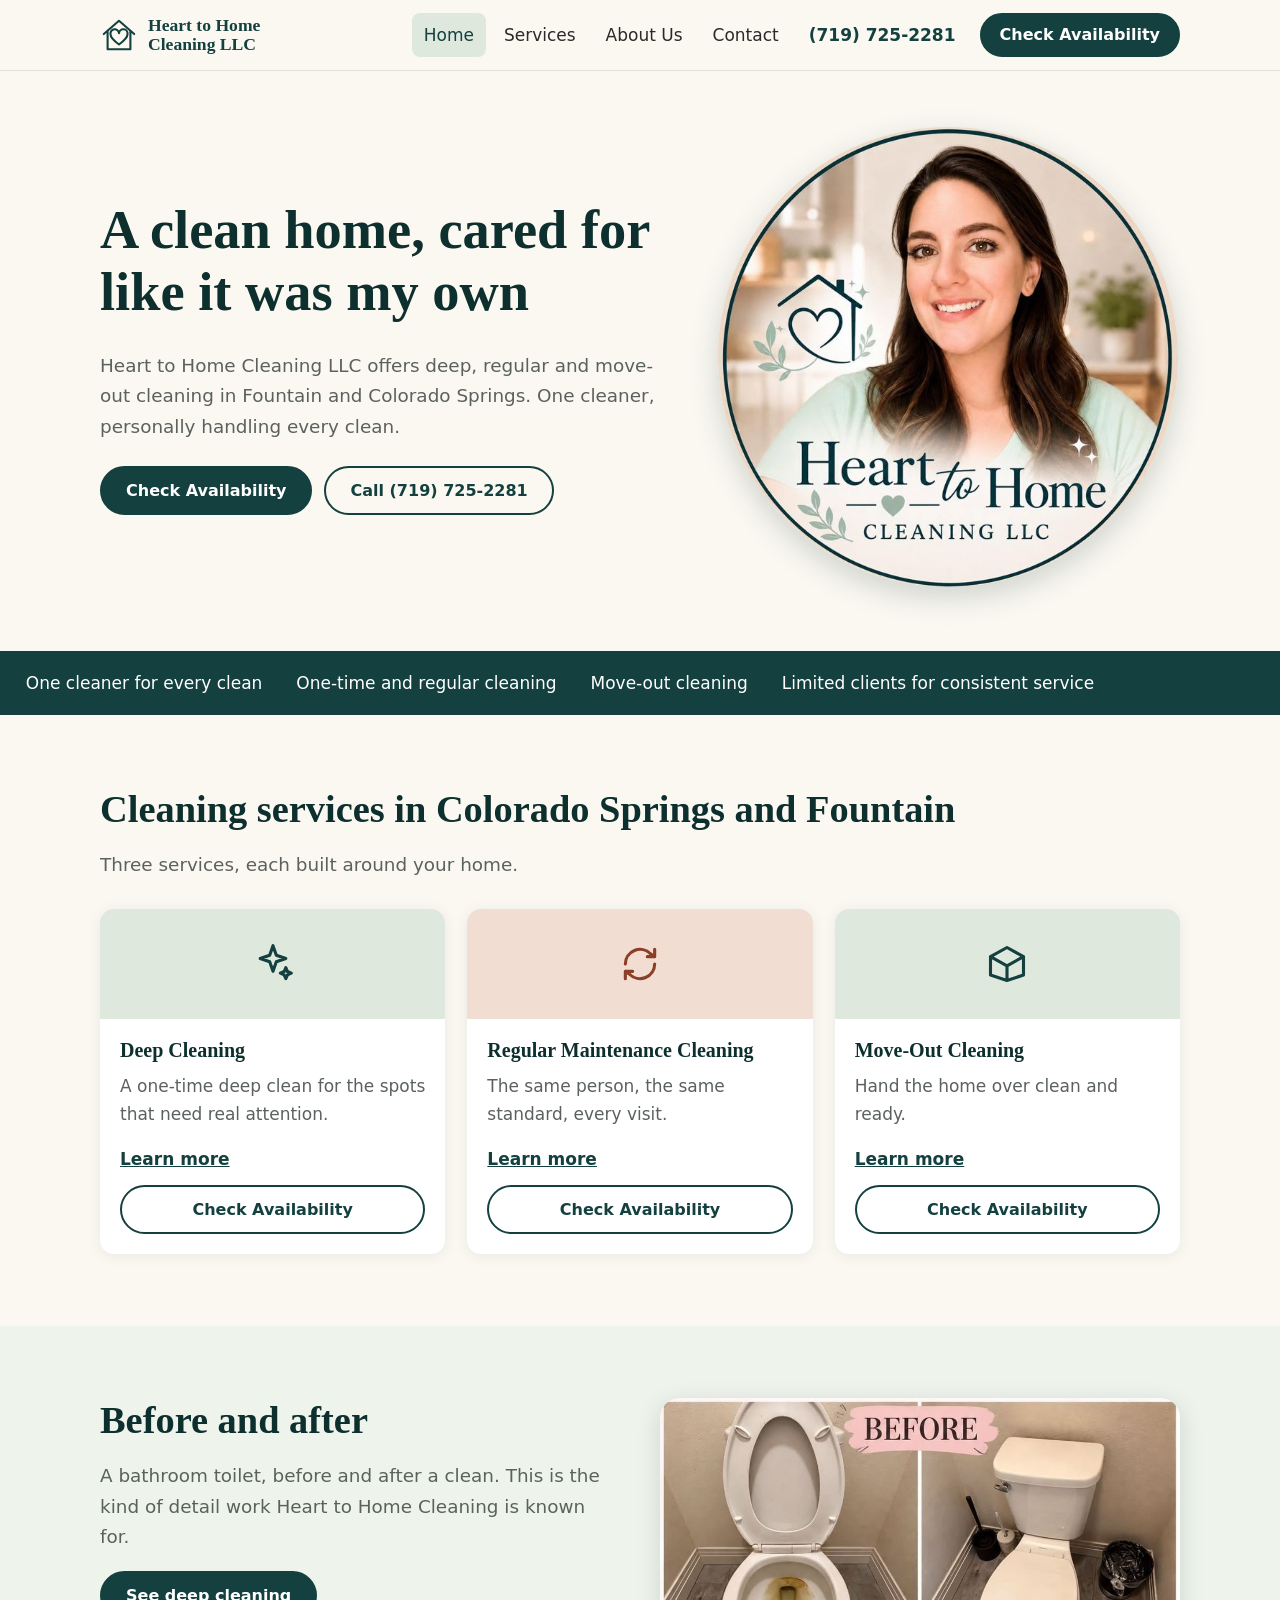
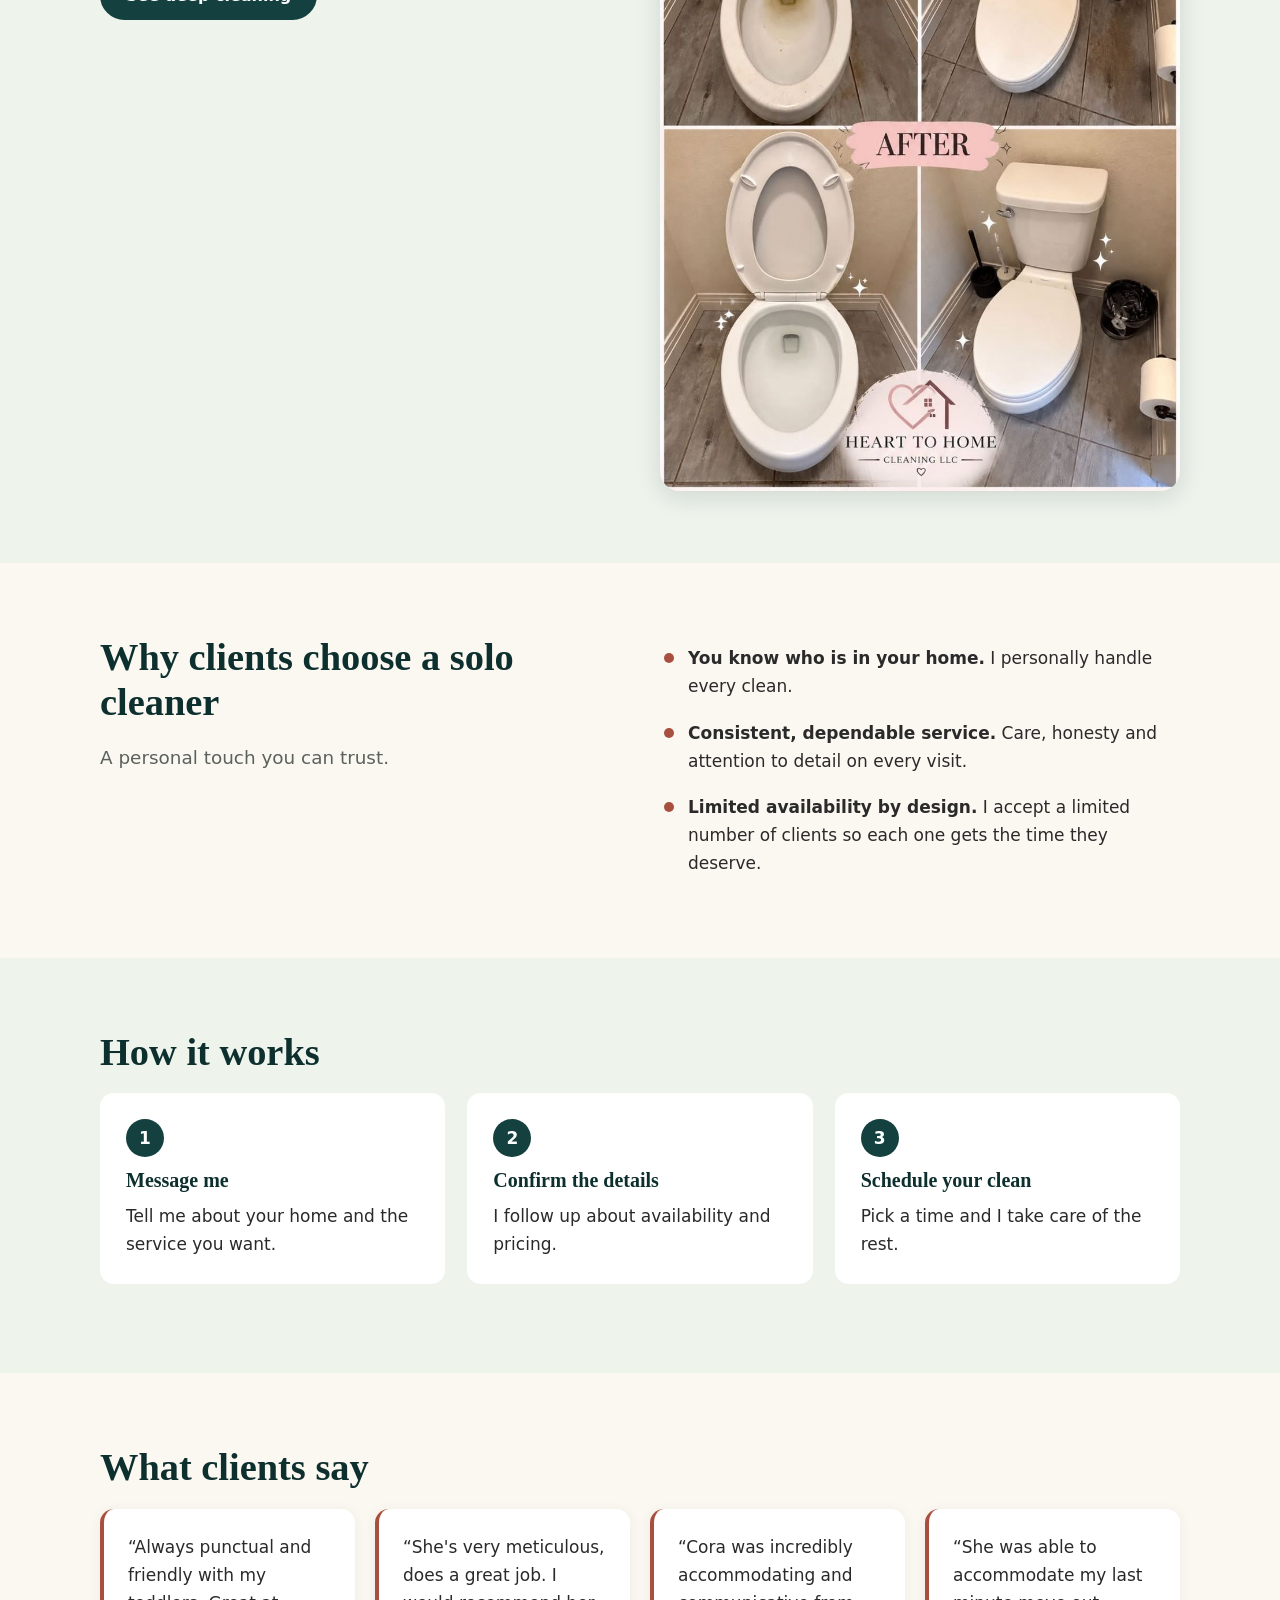
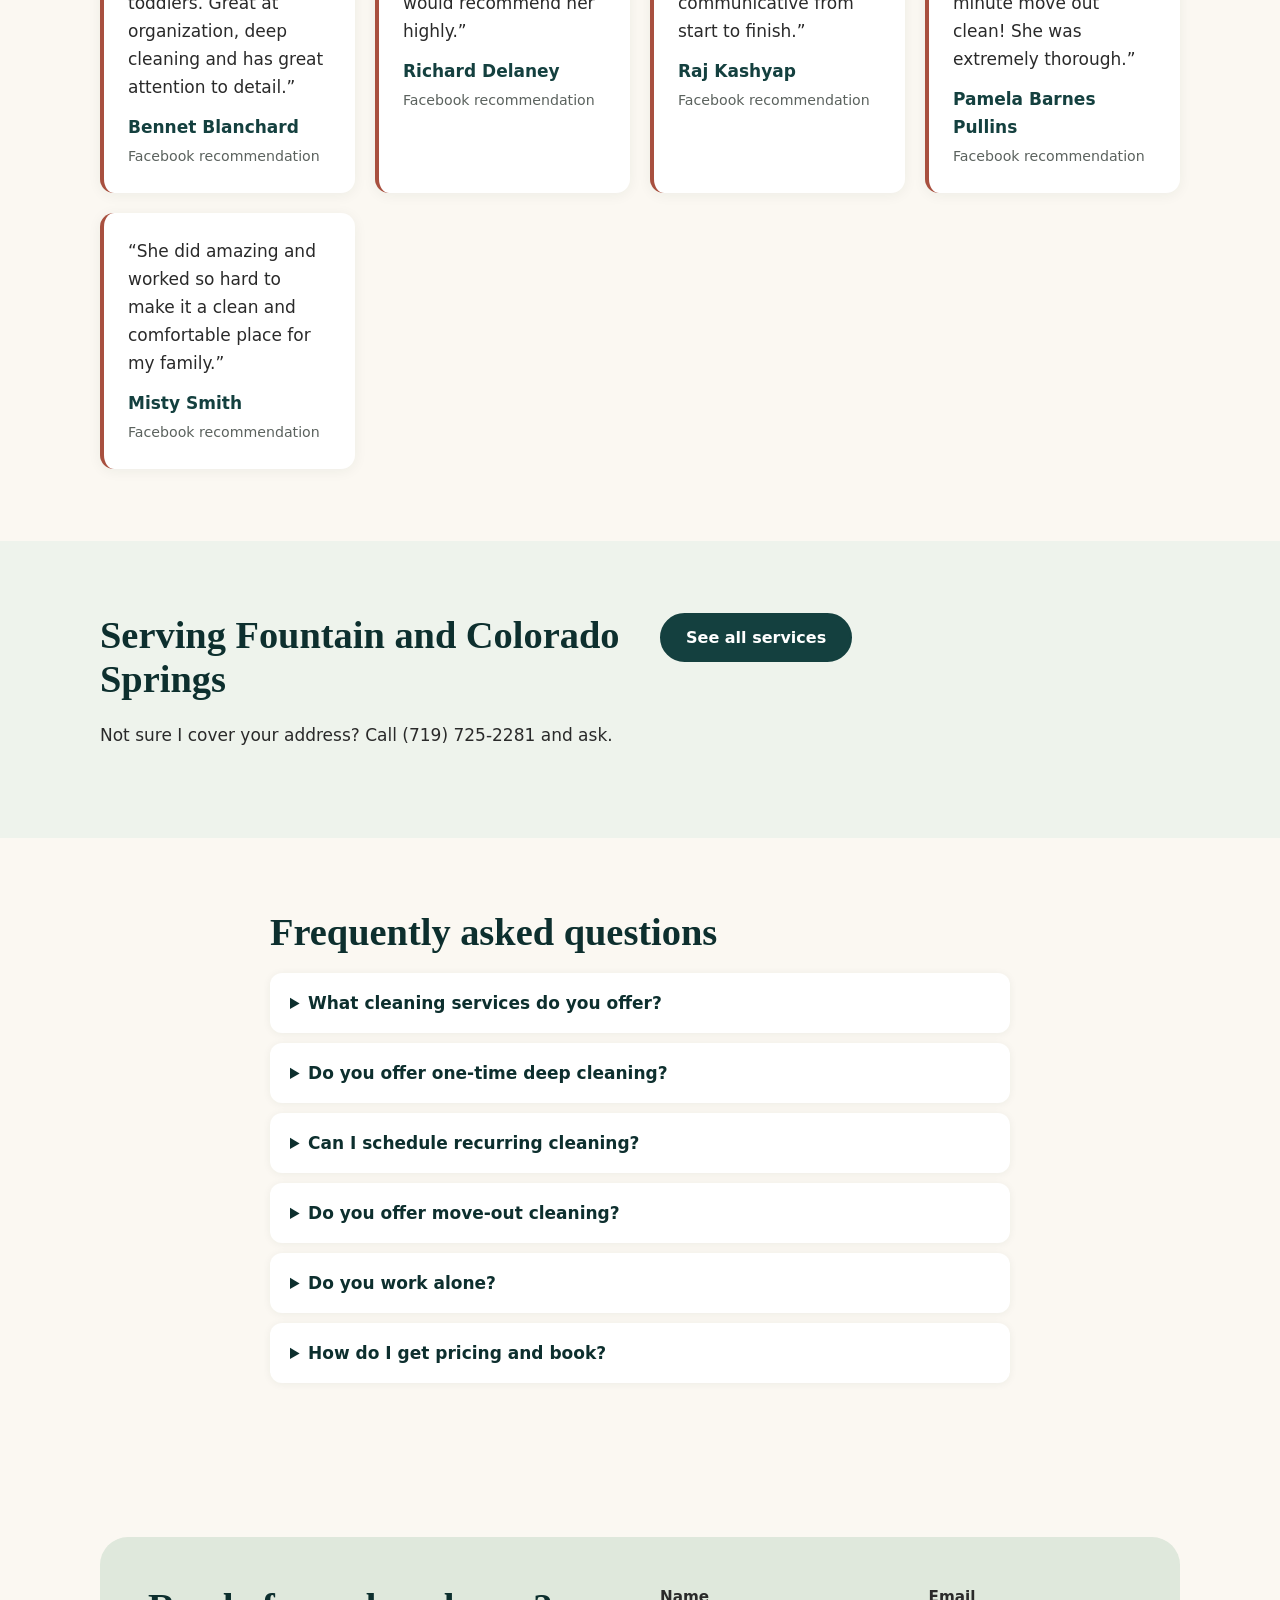
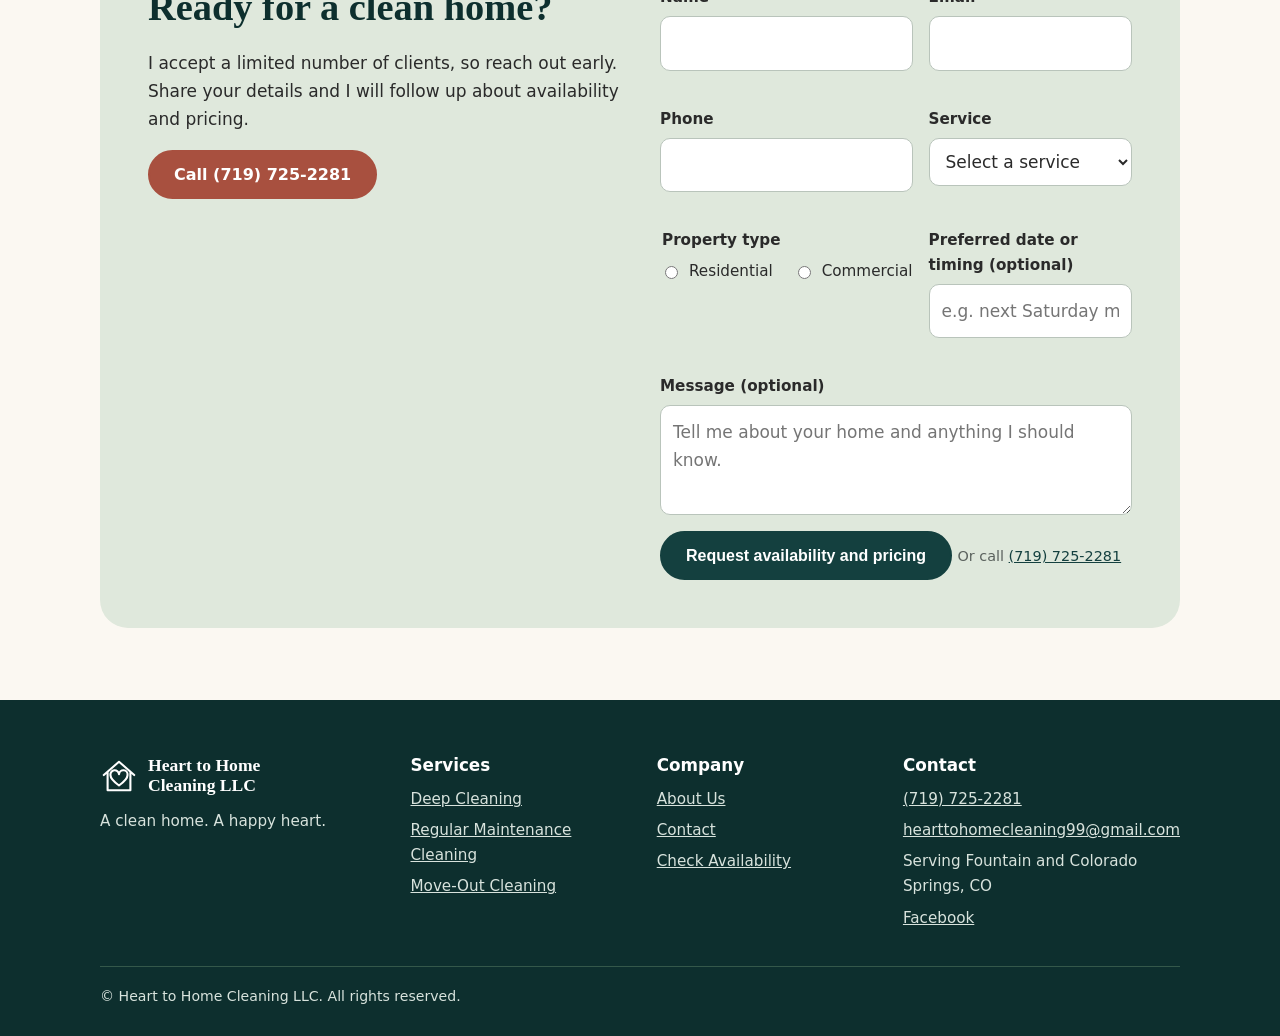
<file: index.html>
<!doctype html><html lang="en"><head><meta charset="utf-8"><meta name="viewport" content="width=device-width,initial-scale=1"><title>House cleaning in Colorado Springs and Fountain, CO | Heart to Home Cleaning</title><meta name="description" content="Deep, regular and move-out cleaning in Colorado Springs and Fountain, CO from solo cleaner Heart to Home Cleaning LLC. Check availability today."><link rel="canonical" href="https://YOURDOMAIN.com/">
<meta property="og:type" content="website"><meta property="og:site_name" content="Heart to Home Cleaning LLC"><meta property="og:title" content="House cleaning in Colorado Springs and Fountain, CO | Heart to Home Cleaning"><meta property="og:description" content="Deep, regular and move-out cleaning in Colorado Springs and Fountain, CO from solo cleaner Heart to Home Cleaning LLC. Check availability today."><meta property="og:url" content="https://YOURDOMAIN.com/"><meta property="og:image" content="https://YOURDOMAIN.com/images/heart-to-home-logo.jpg"><meta name="twitter:card" content="summary">
<meta name="theme-color" content="#14403f"><link rel="icon" href="/favicon.svg" type="image/svg+xml"><link rel="stylesheet" href="/styles.css"><script type="application/ld+json">{"@context": "https://schema.org", "@type": "HouseCleaning", "name": "Heart to Home Cleaning LLC", "url": "https://YOURDOMAIN.com/", "telephone": "+1 719-725-2281", "email": "hearttohomecleaning99@gmail.com", "areaServed": [{"@type": "City", "name": "Colorado Springs, CO"}, {"@type": "City", "name": "Fountain, CO"}], "sameAs": ["https://www.facebook.com/profile.php?id=61593147933309"]}</script></head><body><a class="skip" href="#main">Skip to content</a><header><div class="w hb"><a class="brand" href="/" aria-label="Heart to Home Cleaning LLC, home"><svg width="38" height="38" viewBox="0 0 40 40" fill="none" stroke="currentColor" stroke-width="2.2" stroke-linecap="round" stroke-linejoin="round" aria-hidden="true"><path d="M4 19L20 5l16 14M8 16v19h24V16"/><path d="M20 30c-7-5-9-8-9-11a4.5 4.5 0 019-1 4.5 4.5 0 019 1c0 3-2 6-9 11z"/></svg><span>Heart to Home<br>Cleaning LLC</span></a>
<button id="mb" aria-label="Menu" aria-expanded="false" aria-controls="nav"><svg width="22" height="22" viewBox="0 0 24 24" fill="none" stroke="currentColor" stroke-width="2.2" stroke-linecap="round"><path d="M3 6h18M3 12h18M3 18h18"/></svg></button>
<nav id="nav" aria-label="Main"><a href="/" aria-current=page>Home</a><a href="/services/">Services</a><a href="/about/">About Us</a><a href="/contact/">Contact</a><a class="ph" href="tel:+17197252281">(719) 725-2281</a><a class="btn" href="/contact/#quote">Check Availability</a></nav></div></header><main id="main"><section class="hero"><div class="w hg"><div><h1>A clean home, cared for like it was my own</h1><p class="lead">Heart to Home Cleaning LLC offers deep, regular and move-out cleaning in Fountain and Colorado Springs. One cleaner, personally handling every clean.</p>
<div class="cta"><a class="btn" href="/contact/#quote">Check Availability</a><a class="btn o" href="tel:+17197252281">Call (719) 725-2281</a></div></div>
<div><img class="portrait" src="/images/heart-to-home-logo.jpg" width="640" height="640" alt="Heart to Home Cleaning LLC logo with the owner smiling in a bright kitchen" fetchpriority="high"></div></div></section>
<div class="trust"><ul class="w"><li>One cleaner for every clean</li><li>One-time and regular cleaning</li><li>Move-out cleaning</li><li>Limited clients for consistent service</li></ul></div>
<section class="sec"><div class="w"><h2>Cleaning services in Colorado Springs and Fountain</h2><p class="lead" style="margin-bottom:28px">Three services, each built around your home.</p><div class="cards"><article class="card"><div class="top"><svg width="28" height="28" viewBox="0 0 24 24" fill="none" stroke="currentColor" stroke-width="1.7" stroke-linecap="round" stroke-linejoin="round" aria-hidden="true"><path d="M12 2l1.8 5.2L19 9l-5.2 1.8L12 16l-1.8-5.2L5 9l5.2-1.8zM19 14l.9 2.1L22 17l-2.1.9L19 20l-.9-2.1L16 17l2.1-.9z"/></svg></div><div class="cb"><h3>Deep Cleaning</h3><p>A one-time deep clean for the spots that need real attention.</p><a class="l" href="/services/deep-cleaning/">Learn more</a><a class="btn o" style="margin-top:12px;text-align:center" href="/contact/?service=deep-cleaning#quote">Check Availability</a></div></article><article class="card"><div class="top"><svg width="28" height="28" viewBox="0 0 24 24" fill="none" stroke="currentColor" stroke-width="1.7" stroke-linecap="round" stroke-linejoin="round" aria-hidden="true"><path d="M4 12a8 8 0 0113.7-5.6L20 8M20 4v4h-4M20 12a8 8 0 01-13.7 5.6L4 16M4 20v-4h4"/></svg></div><div class="cb"><h3>Regular Maintenance Cleaning</h3><p>The same person, the same standard, every visit.</p><a class="l" href="/services/recurring-cleaning/">Learn more</a><a class="btn o" style="margin-top:12px;text-align:center" href="/contact/?service=recurring-cleaning#quote">Check Availability</a></div></article><article class="card"><div class="top"><svg width="28" height="28" viewBox="0 0 24 24" fill="none" stroke="currentColor" stroke-width="1.7" stroke-linecap="round" stroke-linejoin="round" aria-hidden="true"><path d="M3 8l9-5 9 5v10l-9 3-9-3zM3 8l9 5 9-5M12 13v8"/></svg></div><div class="cb"><h3>Move-Out Cleaning</h3><p>Hand the home over clean and ready.</p><a class="l" href="/services/move-out-cleaning/">Learn more</a><a class="btn o" style="margin-top:12px;text-align:center" href="/contact/?service=move-out-cleaning#quote">Check Availability</a></div></article></div></div></section>
<section class="sec alt"><div class="w two"><div><h2>Before and after</h2><p class="lead">A bathroom toilet, before and after a clean. This is the kind of detail work Heart to Home Cleaning is known for.</p><a class="btn" href="/services/deep-cleaning/">See deep cleaning</a></div><img class="ph2" src="/images/before-after-bathroom.jpg" width="900" height="1200" loading="lazy" alt="Before and after photos of a toilet, showing staining before cleaning and a spotless bowl and floor after"></div></section>
<section class="sec"><div class="w two"><div><h2>Why clients choose a solo cleaner</h2><p class="lead">A personal touch you can trust.</p></div><ul class="ul"><li><b>You know who is in your home.</b> I personally handle every clean.</li><li><b>Consistent, dependable service.</b> Care, honesty and attention to detail on every visit.</li><li><b>Limited availability by design.</b> I accept a limited number of clients so each one gets the time they deserve.</li></ul></div></section>
<section class="sec alt"><div class="w"><h2>How it works</h2><ol class="steps"><li><h3>Message me</h3>Tell me about your home and the service you want.</li><li><h3>Confirm the details</h3>I follow up about availability and pricing.</li><li><h3>Schedule your clean</h3>Pick a time and I take care of the rest.</li></ol></div></section>
<section class="sec"><div class="w"><h2>What clients say</h2><div class="rv"><blockquote><p>“Always punctual and friendly with my toddlers. Great at organization, deep cleaning and has great attention to detail.”</p><cite>Bennet Blanchard</cite><br><small style="color:var(--m)">Facebook recommendation</small></blockquote><blockquote><p>“She's very meticulous, does a great job. I would recommend her highly.”</p><cite>Richard Delaney</cite><br><small style="color:var(--m)">Facebook recommendation</small></blockquote><blockquote><p>“Cora was incredibly accommodating and communicative from start to finish.”</p><cite>Raj Kashyap</cite><br><small style="color:var(--m)">Facebook recommendation</small></blockquote><blockquote><p>“She was able to accommodate my last minute move out clean! She was extremely thorough.”</p><cite>Pamela Barnes Pullins</cite><br><small style="color:var(--m)">Facebook recommendation</small></blockquote><blockquote><p>“She did amazing and worked so hard to make it a clean and comfortable place for my family.”</p><cite>Misty Smith</cite><br><small style="color:var(--m)">Facebook recommendation</small></blockquote></div></div></section>
<section class="sec alt"><div class="w two"><div><h2>Serving Fountain and Colorado Springs</h2><p>Not sure I cover your address? Call (719) 725-2281 and ask.</p></div><div><a class="btn" href="/services/">See all services</a></div></div></section>
<section class="sec"><div class="w" style="max-width:780px"><h2>Frequently asked questions</h2><details><summary>What cleaning services do you offer?</summary><p>One-time deep cleaning, regular maintenance cleaning and move-out cleaning for homes in Fountain and Colorado Springs.</p></details><details><summary>Do you offer one-time deep cleaning?</summary><p>Yes. A one-time deep clean is a core service, and many clients use it as a starting point.</p></details><details><summary>Can I schedule recurring cleaning?</summary><p>Yes. How many homes I can take on depends on the size of the home and how often cleaning is needed, so message me for availability.</p></details><details><summary>Do you offer move-out cleaning?</summary><p>Yes. Tell me your timeline when you reach out and I will let you know what is possible.</p></details><details><summary>Do you work alone?</summary><p>Yes. I am a solo cleaner and personally handle every clean, so you always know who is in your home.</p></details><details><summary>How do I get pricing and book?</summary><p>Use the form on this page, call (719) 725-2281 or email hearttohomecleaning99@gmail.com. I will follow up about availability and pricing.</p></details></div></section><section class="sec"><div class="w"><div class="fin"><div class="two"><div><h2>Ready for a clean home?</h2><p>I accept a limited number of clients, so reach out early. Share your details and I will follow up about availability and pricing.</p><p><a class="btn t" href="tel:+17197252281">Call (719) 725-2281</a></p></div><div id="quote"><form id="quote-form" novalidate data-endpoint="">
<div class="f"><label for="name">Name</label><input id="name" name="name" type="text" autocomplete="name" ><span class="err" id="e-name" role="alert"></span></div><div class="f"><label for="email">Email</label><input id="email" name="email" type="email" autocomplete="email" ><span class="err" id="e-email" role="alert"></span></div><div class="f"><label for="phone">Phone</label><input id="phone" name="phone" type="tel" autocomplete="tel" ><span class="err" id="e-phone" role="alert"></span></div>
<div class="f"><label for="service">Service</label><select id="service" name="service"><option value="">Select a service</option><option value="deep-cleaning">Deep Cleaning</option><option value="recurring-cleaning">Regular Maintenance Cleaning</option><option value="move-out-cleaning">Move-Out Cleaning</option><option value="not-sure">Not sure yet</option></select><span class="err" id="e-service" role="alert"></span></div>
<fieldset class="f"><legend>Property type</legend><div class="rad"><label><input type="radio" name="property" value="Residential"> Residential</label><label><input type="radio" name="property" value="Commercial"> Commercial</label></div><span class="err" id="e-property" role="alert"></span></fieldset>
<div class="f"><label for="timing">Preferred date or timing (optional)</label><input id="timing" name="timing" type="text" autocomplete="off" placeholder="e.g. next Saturday morning"><span class="err" id="e-timing" role="alert"></span></div>
<div class="f full"><label for="message">Message (optional)</label><textarea id="message" name="message" rows="3" placeholder="Tell me about your home and anything I should know."></textarea></div>
<div class="full"><button class="btn" type="submit">Request availability and pricing</button> <span style="color:var(--m);font-size:.9rem">Or call <a href="tel:+17197252281">(719) 725-2281</a></span></div></form>
<div class="ok" id="ok" tabindex="-1"><h3>Quote request ready</h3><p id="ok-msg"></p><a class="btn" id="sms" href="#">Email this request</a> <a class="btn o" href="tel:+17197252281">Call (719) 725-2281</a></div></div></div></div></div></section></main><footer><div class="w"><div class="fg"><div><div class="brand" style="color:#fff"><svg width="38" height="38" viewBox="0 0 40 40" fill="none" stroke="currentColor" stroke-width="2.2" stroke-linecap="round" stroke-linejoin="round" aria-hidden="true"><path d="M4 19L20 5l16 14M8 16v19h24V16"/><path d="M20 30c-7-5-9-8-9-11a4.5 4.5 0 019-1 4.5 4.5 0 019 1c0 3-2 6-9 11z"/></svg><span>Heart to Home<br>Cleaning LLC</span></div><p style="margin-top:14px">A clean home. A happy heart.</p></div>
<div><h2>Services</h2><ul><li><a href="/services/deep-cleaning/">Deep Cleaning</a></li><li><a href="/services/recurring-cleaning/">Regular Maintenance Cleaning</a></li><li><a href="/services/move-out-cleaning/">Move-Out Cleaning</a></li></ul></div><div><h2>Company</h2><ul><li><a href="/about/">About Us</a></li><li><a href="/contact/">Contact</a></li><li><a href="/contact/#quote">Check Availability</a></li></ul></div>
<div><h2>Contact</h2><ul><li><a href="tel:+17197252281">(719) 725-2281</a></li><li><a href="mailto:hearttohomecleaning99@gmail.com">hearttohomecleaning99@gmail.com</a></li><li>Serving Fountain and Colorado Springs, CO</li><li><a href="https://www.facebook.com/profile.php?id=61593147933309" rel="noopener">Facebook</a></li></ul></div></div>
<div class="sm">© Heart to Home Cleaning LLC. All rights reserved.</div></div></footer><script src="/site.js"></script></body></html>
</file>
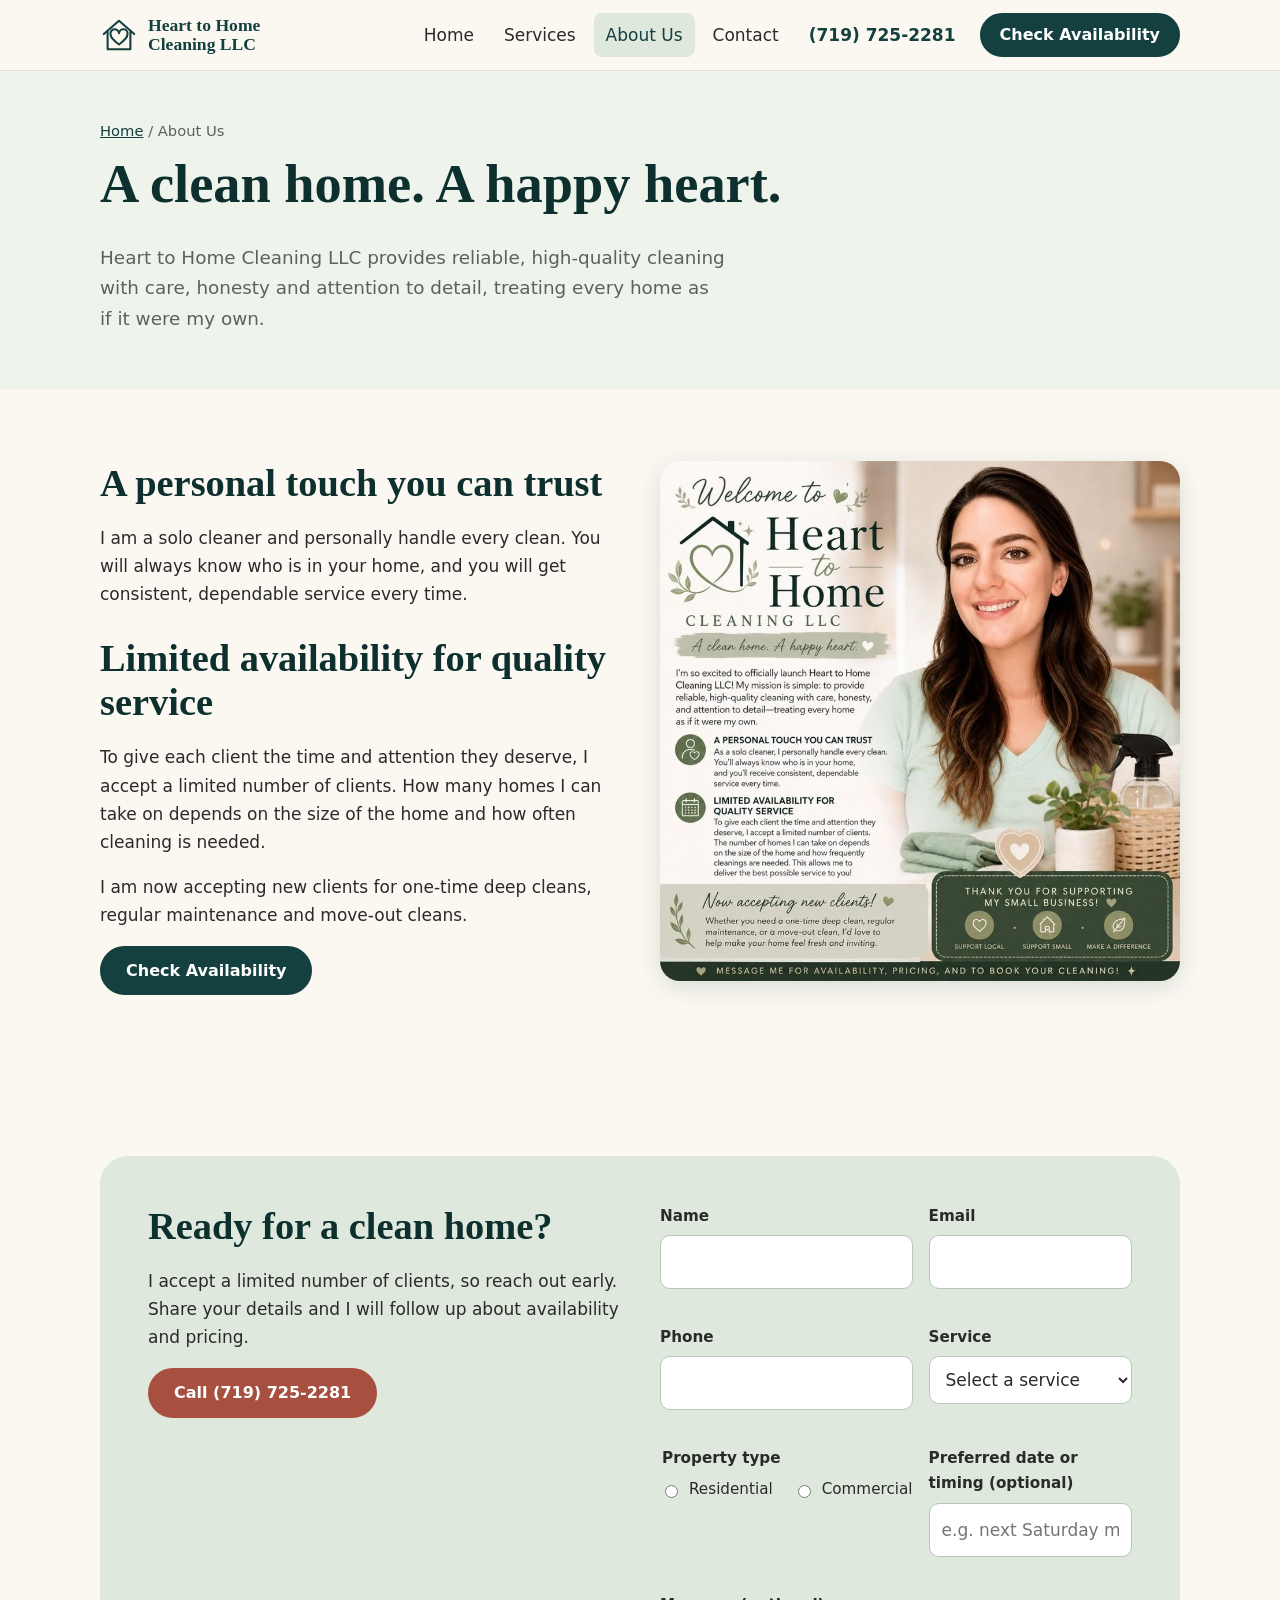
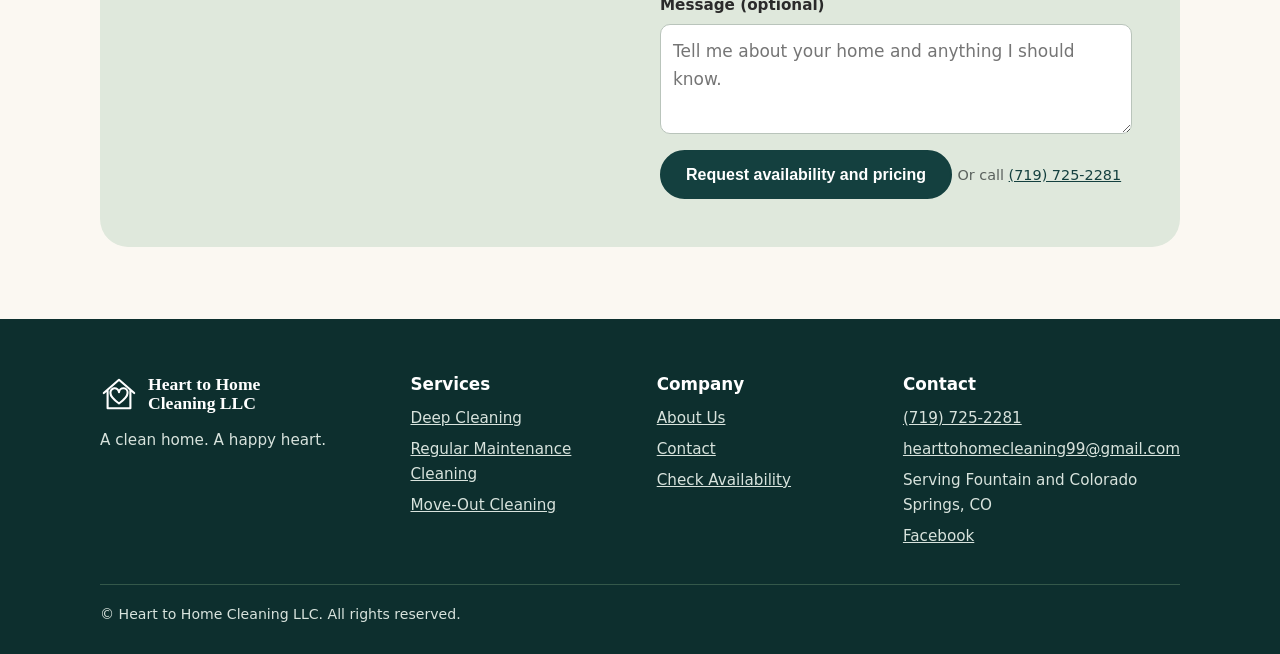
<file: about/index.html>
<!doctype html><html lang="en"><head><meta charset="utf-8"><meta name="viewport" content="width=device-width,initial-scale=1"><title>About Heart to Home Cleaning | Colorado Springs and Fountain, CO</title><meta name="description" content="Meet the solo cleaner behind Heart to Home Cleaning LLC. Reliable, high-quality cleaning with care, honesty and attention to detail."><link rel="canonical" href="https://YOURDOMAIN.com/about/">
<meta property="og:type" content="website"><meta property="og:site_name" content="Heart to Home Cleaning LLC"><meta property="og:title" content="About Heart to Home Cleaning | Colorado Springs and Fountain, CO"><meta property="og:description" content="Meet the solo cleaner behind Heart to Home Cleaning LLC. Reliable, high-quality cleaning with care, honesty and attention to detail."><meta property="og:url" content="https://YOURDOMAIN.com/about/"><meta property="og:image" content="https://YOURDOMAIN.com/images/heart-to-home-logo.jpg"><meta name="twitter:card" content="summary">
<meta name="theme-color" content="#14403f"><link rel="icon" href="/favicon.svg" type="image/svg+xml"><link rel="stylesheet" href="/styles.css"><script type="application/ld+json">{"@context": "https://schema.org", "@type": "HouseCleaning", "name": "Heart to Home Cleaning LLC", "url": "https://YOURDOMAIN.com/", "telephone": "+1 719-725-2281", "email": "hearttohomecleaning99@gmail.com", "areaServed": [{"@type": "City", "name": "Colorado Springs, CO"}, {"@type": "City", "name": "Fountain, CO"}], "sameAs": ["https://www.facebook.com/profile.php?id=61593147933309"]}</script></head><body><a class="skip" href="#main">Skip to content</a><header><div class="w hb"><a class="brand" href="/" aria-label="Heart to Home Cleaning LLC, home"><svg width="38" height="38" viewBox="0 0 40 40" fill="none" stroke="currentColor" stroke-width="2.2" stroke-linecap="round" stroke-linejoin="round" aria-hidden="true"><path d="M4 19L20 5l16 14M8 16v19h24V16"/><path d="M20 30c-7-5-9-8-9-11a4.5 4.5 0 019-1 4.5 4.5 0 019 1c0 3-2 6-9 11z"/></svg><span>Heart to Home<br>Cleaning LLC</span></a>
<button id="mb" aria-label="Menu" aria-expanded="false" aria-controls="nav"><svg width="22" height="22" viewBox="0 0 24 24" fill="none" stroke="currentColor" stroke-width="2.2" stroke-linecap="round"><path d="M3 6h18M3 12h18M3 18h18"/></svg></button>
<nav id="nav" aria-label="Main"><a href="/">Home</a><a href="/services/">Services</a><a href="/about/" aria-current=page>About Us</a><a href="/contact/">Contact</a><a class="ph" href="tel:+17197252281">(719) 725-2281</a><a class="btn" href="/contact/#quote">Check Availability</a></nav></div></header><main id="main"><section class="hdr"><div class="w"><p class="crumb"><a href="/">Home</a> / About Us</p><h1>A clean home. A happy heart.</h1><p class="lead">Heart to Home Cleaning LLC provides reliable, high-quality cleaning with care, honesty and attention to detail, treating every home as if it were my own.</p></div></section>
<section class="sec"><div class="w two"><div><h2>A personal touch you can trust</h2><p>I am a solo cleaner and personally handle every clean. You will always know who is in your home, and you will get consistent, dependable service every time.</p><h2 style="margin-top:28px">Limited availability for quality service</h2><p>To give each client the time and attention they deserve, I accept a limited number of clients. How many homes I can take on depends on the size of the home and how often cleaning is needed.</p><p>I am now accepting new clients for one-time deep cleans, regular maintenance and move-out cleans.</p><p><a class="btn" href="/contact/#quote">Check Availability</a></p></div>
<img class="ph2" src="/images/welcome-note.jpg" width="900" height="900" loading="lazy" alt="Welcome note from Heart to Home Cleaning LLC with the owner, describing a personal touch and limited availability"></div></section><section class="sec"><div class="w"><div class="fin"><div class="two"><div><h2>Ready for a clean home?</h2><p>I accept a limited number of clients, so reach out early. Share your details and I will follow up about availability and pricing.</p><p><a class="btn t" href="tel:+17197252281">Call (719) 725-2281</a></p></div><div id="quote"><form id="quote-form" novalidate data-endpoint="">
<div class="f"><label for="name">Name</label><input id="name" name="name" type="text" autocomplete="name" ><span class="err" id="e-name" role="alert"></span></div><div class="f"><label for="email">Email</label><input id="email" name="email" type="email" autocomplete="email" ><span class="err" id="e-email" role="alert"></span></div><div class="f"><label for="phone">Phone</label><input id="phone" name="phone" type="tel" autocomplete="tel" ><span class="err" id="e-phone" role="alert"></span></div>
<div class="f"><label for="service">Service</label><select id="service" name="service"><option value="">Select a service</option><option value="deep-cleaning">Deep Cleaning</option><option value="recurring-cleaning">Regular Maintenance Cleaning</option><option value="move-out-cleaning">Move-Out Cleaning</option><option value="not-sure">Not sure yet</option></select><span class="err" id="e-service" role="alert"></span></div>
<fieldset class="f"><legend>Property type</legend><div class="rad"><label><input type="radio" name="property" value="Residential"> Residential</label><label><input type="radio" name="property" value="Commercial"> Commercial</label></div><span class="err" id="e-property" role="alert"></span></fieldset>
<div class="f"><label for="timing">Preferred date or timing (optional)</label><input id="timing" name="timing" type="text" autocomplete="off" placeholder="e.g. next Saturday morning"><span class="err" id="e-timing" role="alert"></span></div>
<div class="f full"><label for="message">Message (optional)</label><textarea id="message" name="message" rows="3" placeholder="Tell me about your home and anything I should know."></textarea></div>
<div class="full"><button class="btn" type="submit">Request availability and pricing</button> <span style="color:var(--m);font-size:.9rem">Or call <a href="tel:+17197252281">(719) 725-2281</a></span></div></form>
<div class="ok" id="ok" tabindex="-1"><h3>Quote request ready</h3><p id="ok-msg"></p><a class="btn" id="sms" href="#">Email this request</a> <a class="btn o" href="tel:+17197252281">Call (719) 725-2281</a></div></div></div></div></div></section></main><footer><div class="w"><div class="fg"><div><div class="brand" style="color:#fff"><svg width="38" height="38" viewBox="0 0 40 40" fill="none" stroke="currentColor" stroke-width="2.2" stroke-linecap="round" stroke-linejoin="round" aria-hidden="true"><path d="M4 19L20 5l16 14M8 16v19h24V16"/><path d="M20 30c-7-5-9-8-9-11a4.5 4.5 0 019-1 4.5 4.5 0 019 1c0 3-2 6-9 11z"/></svg><span>Heart to Home<br>Cleaning LLC</span></div><p style="margin-top:14px">A clean home. A happy heart.</p></div>
<div><h2>Services</h2><ul><li><a href="/services/deep-cleaning/">Deep Cleaning</a></li><li><a href="/services/recurring-cleaning/">Regular Maintenance Cleaning</a></li><li><a href="/services/move-out-cleaning/">Move-Out Cleaning</a></li></ul></div><div><h2>Company</h2><ul><li><a href="/about/">About Us</a></li><li><a href="/contact/">Contact</a></li><li><a href="/contact/#quote">Check Availability</a></li></ul></div>
<div><h2>Contact</h2><ul><li><a href="tel:+17197252281">(719) 725-2281</a></li><li><a href="mailto:hearttohomecleaning99@gmail.com">hearttohomecleaning99@gmail.com</a></li><li>Serving Fountain and Colorado Springs, CO</li><li><a href="https://www.facebook.com/profile.php?id=61593147933309" rel="noopener">Facebook</a></li></ul></div></div>
<div class="sm">© Heart to Home Cleaning LLC. All rights reserved.</div></div></footer><script src="/site.js"></script></body></html>
</file>
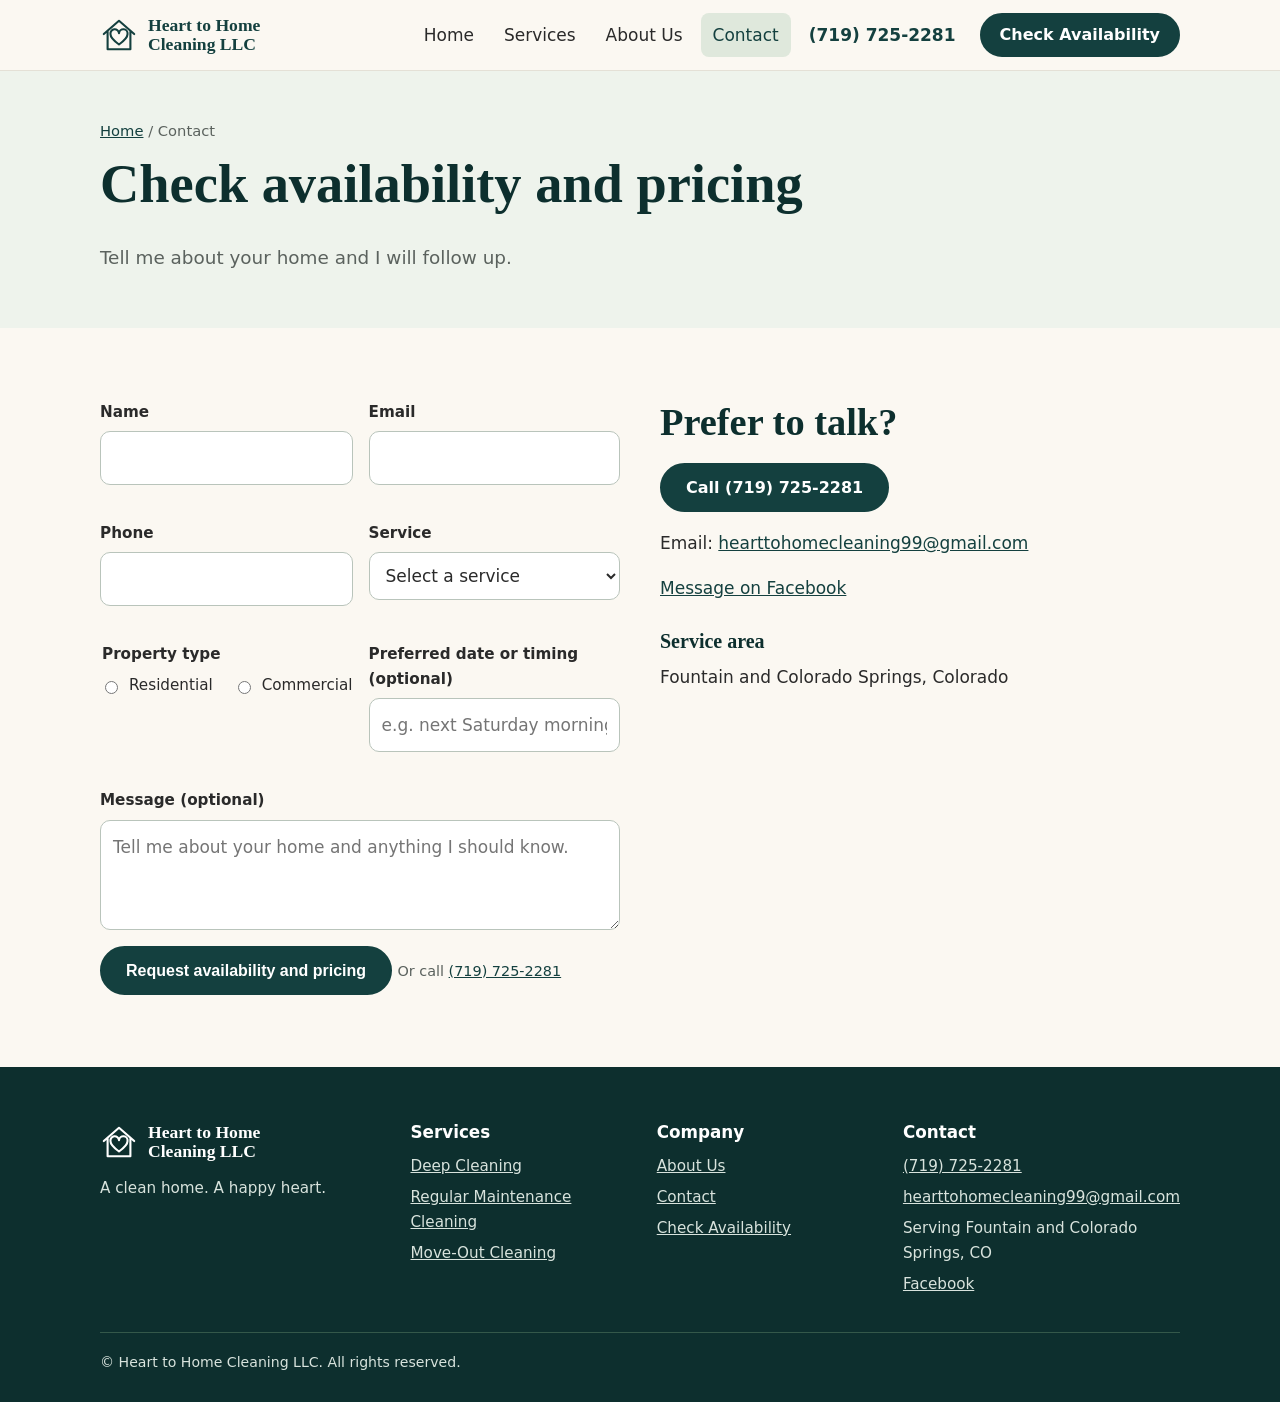
<file: contact/index.html>
<!doctype html><html lang="en"><head><meta charset="utf-8"><meta name="viewport" content="width=device-width,initial-scale=1"><title>Contact Heart to Home Cleaning | Colorado Springs and Fountain, CO</title><meta name="description" content="Message Heart to Home Cleaning LLC for availability, pricing and booking in Colorado Springs and Fountain, CO. Call (719) 725-2281."><link rel="canonical" href="https://YOURDOMAIN.com/contact/">
<meta property="og:type" content="website"><meta property="og:site_name" content="Heart to Home Cleaning LLC"><meta property="og:title" content="Contact Heart to Home Cleaning | Colorado Springs and Fountain, CO"><meta property="og:description" content="Message Heart to Home Cleaning LLC for availability, pricing and booking in Colorado Springs and Fountain, CO. Call (719) 725-2281."><meta property="og:url" content="https://YOURDOMAIN.com/contact/"><meta property="og:image" content="https://YOURDOMAIN.com/images/heart-to-home-logo.jpg"><meta name="twitter:card" content="summary">
<meta name="theme-color" content="#14403f"><link rel="icon" href="/favicon.svg" type="image/svg+xml"><link rel="stylesheet" href="/styles.css"><script type="application/ld+json">{"@context": "https://schema.org", "@type": "HouseCleaning", "name": "Heart to Home Cleaning LLC", "url": "https://YOURDOMAIN.com/", "telephone": "+1 719-725-2281", "email": "hearttohomecleaning99@gmail.com", "areaServed": [{"@type": "City", "name": "Colorado Springs, CO"}, {"@type": "City", "name": "Fountain, CO"}], "sameAs": ["https://www.facebook.com/profile.php?id=61593147933309"]}</script></head><body><a class="skip" href="#main">Skip to content</a><header><div class="w hb"><a class="brand" href="/" aria-label="Heart to Home Cleaning LLC, home"><svg width="38" height="38" viewBox="0 0 40 40" fill="none" stroke="currentColor" stroke-width="2.2" stroke-linecap="round" stroke-linejoin="round" aria-hidden="true"><path d="M4 19L20 5l16 14M8 16v19h24V16"/><path d="M20 30c-7-5-9-8-9-11a4.5 4.5 0 019-1 4.5 4.5 0 019 1c0 3-2 6-9 11z"/></svg><span>Heart to Home<br>Cleaning LLC</span></a>
<button id="mb" aria-label="Menu" aria-expanded="false" aria-controls="nav"><svg width="22" height="22" viewBox="0 0 24 24" fill="none" stroke="currentColor" stroke-width="2.2" stroke-linecap="round"><path d="M3 6h18M3 12h18M3 18h18"/></svg></button>
<nav id="nav" aria-label="Main"><a href="/">Home</a><a href="/services/">Services</a><a href="/about/">About Us</a><a href="/contact/" aria-current=page>Contact</a><a class="ph" href="tel:+17197252281">(719) 725-2281</a><a class="btn" href="/contact/#quote">Check Availability</a></nav></div></header><main id="main"><section class="hdr"><div class="w"><p class="crumb"><a href="/">Home</a> / Contact</p><h1>Check availability and pricing</h1><p class="lead">Tell me about your home and I will follow up.</p></div></section>
<section class="sec"><div class="w two"><div id="quote"><form id="quote-form" novalidate data-endpoint="">
<div class="f"><label for="name">Name</label><input id="name" name="name" type="text" autocomplete="name" ><span class="err" id="e-name" role="alert"></span></div><div class="f"><label for="email">Email</label><input id="email" name="email" type="email" autocomplete="email" ><span class="err" id="e-email" role="alert"></span></div><div class="f"><label for="phone">Phone</label><input id="phone" name="phone" type="tel" autocomplete="tel" ><span class="err" id="e-phone" role="alert"></span></div>
<div class="f"><label for="service">Service</label><select id="service" name="service"><option value="">Select a service</option><option value="deep-cleaning">Deep Cleaning</option><option value="recurring-cleaning">Regular Maintenance Cleaning</option><option value="move-out-cleaning">Move-Out Cleaning</option><option value="not-sure">Not sure yet</option></select><span class="err" id="e-service" role="alert"></span></div>
<fieldset class="f"><legend>Property type</legend><div class="rad"><label><input type="radio" name="property" value="Residential"> Residential</label><label><input type="radio" name="property" value="Commercial"> Commercial</label></div><span class="err" id="e-property" role="alert"></span></fieldset>
<div class="f"><label for="timing">Preferred date or timing (optional)</label><input id="timing" name="timing" type="text" autocomplete="off" placeholder="e.g. next Saturday morning"><span class="err" id="e-timing" role="alert"></span></div>
<div class="f full"><label for="message">Message (optional)</label><textarea id="message" name="message" rows="3" placeholder="Tell me about your home and anything I should know."></textarea></div>
<div class="full"><button class="btn" type="submit">Request availability and pricing</button> <span style="color:var(--m);font-size:.9rem">Or call <a href="tel:+17197252281">(719) 725-2281</a></span></div></form>
<div class="ok" id="ok" tabindex="-1"><h3>Quote request ready</h3><p id="ok-msg"></p><a class="btn" id="sms" href="#">Email this request</a> <a class="btn o" href="tel:+17197252281">Call (719) 725-2281</a></div></div><div><h2>Prefer to talk?</h2><p><a class="btn" href="tel:+17197252281">Call (719) 725-2281</a></p><p>Email: <a href="mailto:hearttohomecleaning99@gmail.com">hearttohomecleaning99@gmail.com</a></p><p><a href="https://www.facebook.com/profile.php?id=61593147933309" rel="noopener">Message on Facebook</a></p><h3 style="margin-top:28px">Service area</h3><p>Fountain and Colorado Springs, Colorado</p></div></div></section></main><footer><div class="w"><div class="fg"><div><div class="brand" style="color:#fff"><svg width="38" height="38" viewBox="0 0 40 40" fill="none" stroke="currentColor" stroke-width="2.2" stroke-linecap="round" stroke-linejoin="round" aria-hidden="true"><path d="M4 19L20 5l16 14M8 16v19h24V16"/><path d="M20 30c-7-5-9-8-9-11a4.5 4.5 0 019-1 4.5 4.5 0 019 1c0 3-2 6-9 11z"/></svg><span>Heart to Home<br>Cleaning LLC</span></div><p style="margin-top:14px">A clean home. A happy heart.</p></div>
<div><h2>Services</h2><ul><li><a href="/services/deep-cleaning/">Deep Cleaning</a></li><li><a href="/services/recurring-cleaning/">Regular Maintenance Cleaning</a></li><li><a href="/services/move-out-cleaning/">Move-Out Cleaning</a></li></ul></div><div><h2>Company</h2><ul><li><a href="/about/">About Us</a></li><li><a href="/contact/">Contact</a></li><li><a href="/contact/#quote">Check Availability</a></li></ul></div>
<div><h2>Contact</h2><ul><li><a href="tel:+17197252281">(719) 725-2281</a></li><li><a href="mailto:hearttohomecleaning99@gmail.com">hearttohomecleaning99@gmail.com</a></li><li>Serving Fountain and Colorado Springs, CO</li><li><a href="https://www.facebook.com/profile.php?id=61593147933309" rel="noopener">Facebook</a></li></ul></div></div>
<div class="sm">© Heart to Home Cleaning LLC. All rights reserved.</div></div></footer><script src="/site.js"></script></body></html>
</file>
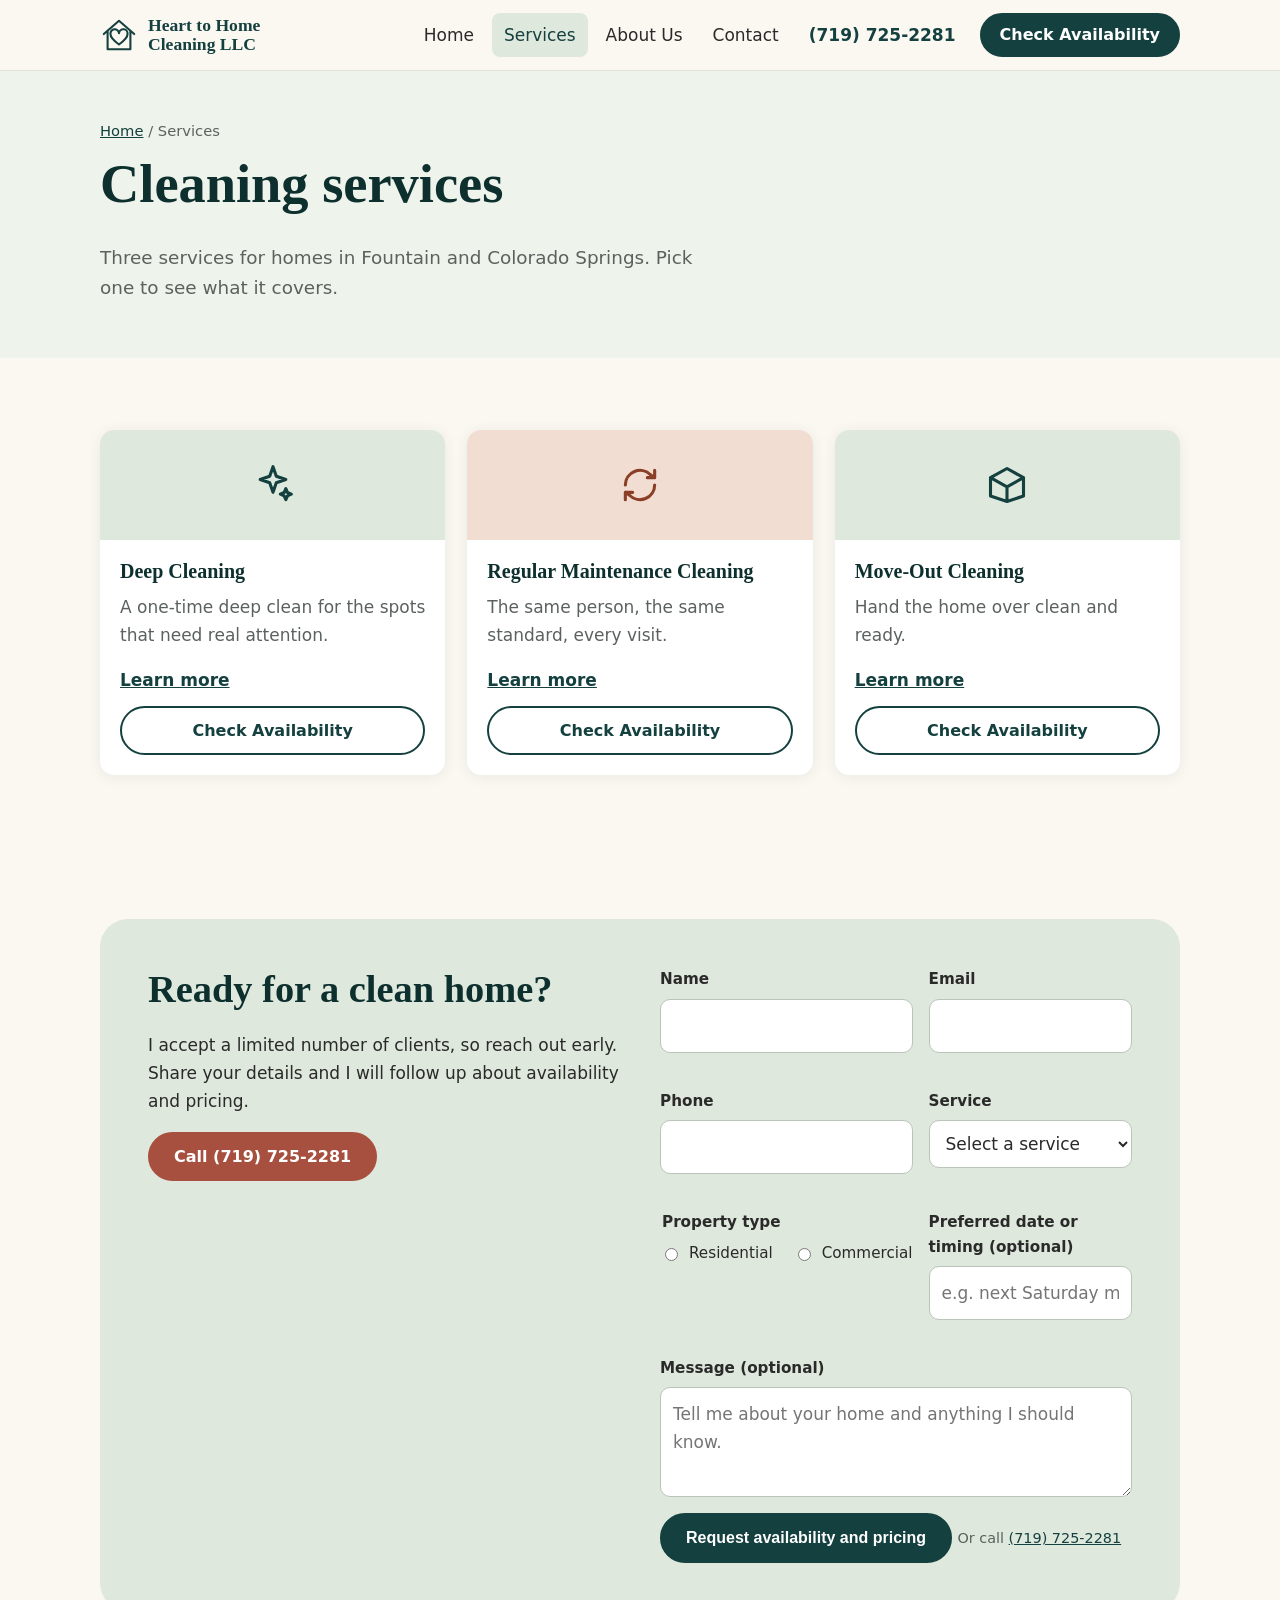
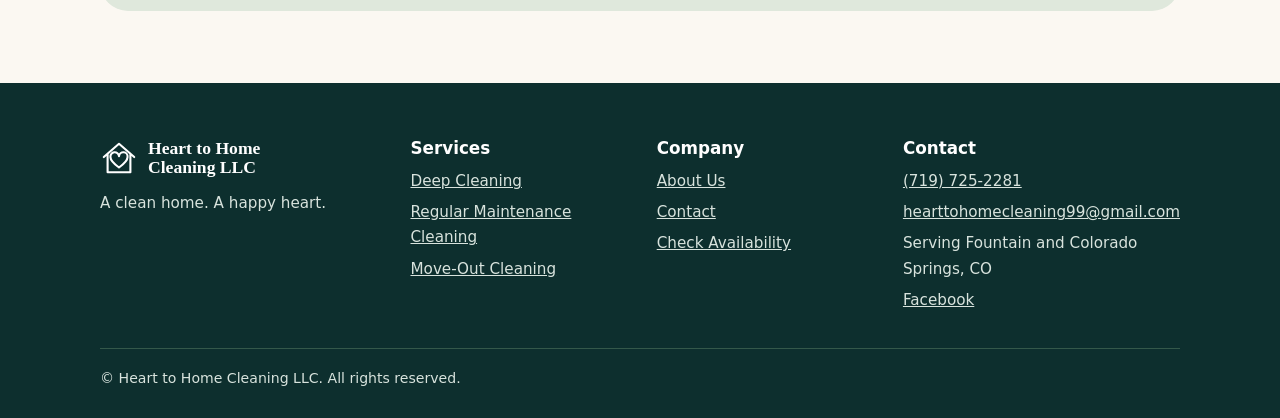
<file: services/index.html>
<!doctype html><html lang="en"><head><meta charset="utf-8"><meta name="viewport" content="width=device-width,initial-scale=1"><title>Cleaning services in Colorado Springs and Fountain | Heart to Home Cleaning</title><meta name="description" content="Deep cleaning, regular maintenance and move-out cleaning in Colorado Springs and Fountain, CO. Message for availability and pricing."><link rel="canonical" href="https://YOURDOMAIN.com/services/">
<meta property="og:type" content="website"><meta property="og:site_name" content="Heart to Home Cleaning LLC"><meta property="og:title" content="Cleaning services in Colorado Springs and Fountain | Heart to Home Cleaning"><meta property="og:description" content="Deep cleaning, regular maintenance and move-out cleaning in Colorado Springs and Fountain, CO. Message for availability and pricing."><meta property="og:url" content="https://YOURDOMAIN.com/services/"><meta property="og:image" content="https://YOURDOMAIN.com/images/heart-to-home-logo.jpg"><meta name="twitter:card" content="summary">
<meta name="theme-color" content="#14403f"><link rel="icon" href="/favicon.svg" type="image/svg+xml"><link rel="stylesheet" href="/styles.css"><script type="application/ld+json">{"@context": "https://schema.org", "@type": "HouseCleaning", "name": "Heart to Home Cleaning LLC", "url": "https://YOURDOMAIN.com/", "telephone": "+1 719-725-2281", "email": "hearttohomecleaning99@gmail.com", "areaServed": [{"@type": "City", "name": "Colorado Springs, CO"}, {"@type": "City", "name": "Fountain, CO"}], "sameAs": ["https://www.facebook.com/profile.php?id=61593147933309"]}</script></head><body><a class="skip" href="#main">Skip to content</a><header><div class="w hb"><a class="brand" href="/" aria-label="Heart to Home Cleaning LLC, home"><svg width="38" height="38" viewBox="0 0 40 40" fill="none" stroke="currentColor" stroke-width="2.2" stroke-linecap="round" stroke-linejoin="round" aria-hidden="true"><path d="M4 19L20 5l16 14M8 16v19h24V16"/><path d="M20 30c-7-5-9-8-9-11a4.5 4.5 0 019-1 4.5 4.5 0 019 1c0 3-2 6-9 11z"/></svg><span>Heart to Home<br>Cleaning LLC</span></a>
<button id="mb" aria-label="Menu" aria-expanded="false" aria-controls="nav"><svg width="22" height="22" viewBox="0 0 24 24" fill="none" stroke="currentColor" stroke-width="2.2" stroke-linecap="round"><path d="M3 6h18M3 12h18M3 18h18"/></svg></button>
<nav id="nav" aria-label="Main"><a href="/">Home</a><a href="/services/" aria-current=page>Services</a><a href="/about/">About Us</a><a href="/contact/">Contact</a><a class="ph" href="tel:+17197252281">(719) 725-2281</a><a class="btn" href="/contact/#quote">Check Availability</a></nav></div></header><main id="main"><section class="hdr"><div class="w"><p class="crumb"><a href="/">Home</a> / Services</p><h1>Cleaning services</h1><p class="lead">Three services for homes in Fountain and Colorado Springs. Pick one to see what it covers.</p></div></section><section class="sec"><div class="w"><div class="cards"><article class="card"><div class="top"><svg width="28" height="28" viewBox="0 0 24 24" fill="none" stroke="currentColor" stroke-width="1.7" stroke-linecap="round" stroke-linejoin="round" aria-hidden="true"><path d="M12 2l1.8 5.2L19 9l-5.2 1.8L12 16l-1.8-5.2L5 9l5.2-1.8zM19 14l.9 2.1L22 17l-2.1.9L19 20l-.9-2.1L16 17l2.1-.9z"/></svg></div><div class="cb"><h3>Deep Cleaning</h3><p>A one-time deep clean for the spots that need real attention.</p><a class="l" href="/services/deep-cleaning/">Learn more</a><a class="btn o" style="margin-top:12px;text-align:center" href="/contact/?service=deep-cleaning#quote">Check Availability</a></div></article><article class="card"><div class="top"><svg width="28" height="28" viewBox="0 0 24 24" fill="none" stroke="currentColor" stroke-width="1.7" stroke-linecap="round" stroke-linejoin="round" aria-hidden="true"><path d="M4 12a8 8 0 0113.7-5.6L20 8M20 4v4h-4M20 12a8 8 0 01-13.7 5.6L4 16M4 20v-4h4"/></svg></div><div class="cb"><h3>Regular Maintenance Cleaning</h3><p>The same person, the same standard, every visit.</p><a class="l" href="/services/recurring-cleaning/">Learn more</a><a class="btn o" style="margin-top:12px;text-align:center" href="/contact/?service=recurring-cleaning#quote">Check Availability</a></div></article><article class="card"><div class="top"><svg width="28" height="28" viewBox="0 0 24 24" fill="none" stroke="currentColor" stroke-width="1.7" stroke-linecap="round" stroke-linejoin="round" aria-hidden="true"><path d="M3 8l9-5 9 5v10l-9 3-9-3zM3 8l9 5 9-5M12 13v8"/></svg></div><div class="cb"><h3>Move-Out Cleaning</h3><p>Hand the home over clean and ready.</p><a class="l" href="/services/move-out-cleaning/">Learn more</a><a class="btn o" style="margin-top:12px;text-align:center" href="/contact/?service=move-out-cleaning#quote">Check Availability</a></div></article></div></div></section><section class="sec"><div class="w"><div class="fin"><div class="two"><div><h2>Ready for a clean home?</h2><p>I accept a limited number of clients, so reach out early. Share your details and I will follow up about availability and pricing.</p><p><a class="btn t" href="tel:+17197252281">Call (719) 725-2281</a></p></div><div id="quote"><form id="quote-form" novalidate data-endpoint="">
<div class="f"><label for="name">Name</label><input id="name" name="name" type="text" autocomplete="name" ><span class="err" id="e-name" role="alert"></span></div><div class="f"><label for="email">Email</label><input id="email" name="email" type="email" autocomplete="email" ><span class="err" id="e-email" role="alert"></span></div><div class="f"><label for="phone">Phone</label><input id="phone" name="phone" type="tel" autocomplete="tel" ><span class="err" id="e-phone" role="alert"></span></div>
<div class="f"><label for="service">Service</label><select id="service" name="service"><option value="">Select a service</option><option value="deep-cleaning">Deep Cleaning</option><option value="recurring-cleaning">Regular Maintenance Cleaning</option><option value="move-out-cleaning">Move-Out Cleaning</option><option value="not-sure">Not sure yet</option></select><span class="err" id="e-service" role="alert"></span></div>
<fieldset class="f"><legend>Property type</legend><div class="rad"><label><input type="radio" name="property" value="Residential"> Residential</label><label><input type="radio" name="property" value="Commercial"> Commercial</label></div><span class="err" id="e-property" role="alert"></span></fieldset>
<div class="f"><label for="timing">Preferred date or timing (optional)</label><input id="timing" name="timing" type="text" autocomplete="off" placeholder="e.g. next Saturday morning"><span class="err" id="e-timing" role="alert"></span></div>
<div class="f full"><label for="message">Message (optional)</label><textarea id="message" name="message" rows="3" placeholder="Tell me about your home and anything I should know."></textarea></div>
<div class="full"><button class="btn" type="submit">Request availability and pricing</button> <span style="color:var(--m);font-size:.9rem">Or call <a href="tel:+17197252281">(719) 725-2281</a></span></div></form>
<div class="ok" id="ok" tabindex="-1"><h3>Quote request ready</h3><p id="ok-msg"></p><a class="btn" id="sms" href="#">Email this request</a> <a class="btn o" href="tel:+17197252281">Call (719) 725-2281</a></div></div></div></div></div></section></main><footer><div class="w"><div class="fg"><div><div class="brand" style="color:#fff"><svg width="38" height="38" viewBox="0 0 40 40" fill="none" stroke="currentColor" stroke-width="2.2" stroke-linecap="round" stroke-linejoin="round" aria-hidden="true"><path d="M4 19L20 5l16 14M8 16v19h24V16"/><path d="M20 30c-7-5-9-8-9-11a4.5 4.5 0 019-1 4.5 4.5 0 019 1c0 3-2 6-9 11z"/></svg><span>Heart to Home<br>Cleaning LLC</span></div><p style="margin-top:14px">A clean home. A happy heart.</p></div>
<div><h2>Services</h2><ul><li><a href="/services/deep-cleaning/">Deep Cleaning</a></li><li><a href="/services/recurring-cleaning/">Regular Maintenance Cleaning</a></li><li><a href="/services/move-out-cleaning/">Move-Out Cleaning</a></li></ul></div><div><h2>Company</h2><ul><li><a href="/about/">About Us</a></li><li><a href="/contact/">Contact</a></li><li><a href="/contact/#quote">Check Availability</a></li></ul></div>
<div><h2>Contact</h2><ul><li><a href="tel:+17197252281">(719) 725-2281</a></li><li><a href="mailto:hearttohomecleaning99@gmail.com">hearttohomecleaning99@gmail.com</a></li><li>Serving Fountain and Colorado Springs, CO</li><li><a href="https://www.facebook.com/profile.php?id=61593147933309" rel="noopener">Facebook</a></li></ul></div></div>
<div class="sm">© Heart to Home Cleaning LLC. All rights reserved.</div></div></footer><script src="/site.js"></script></body></html>
</file>
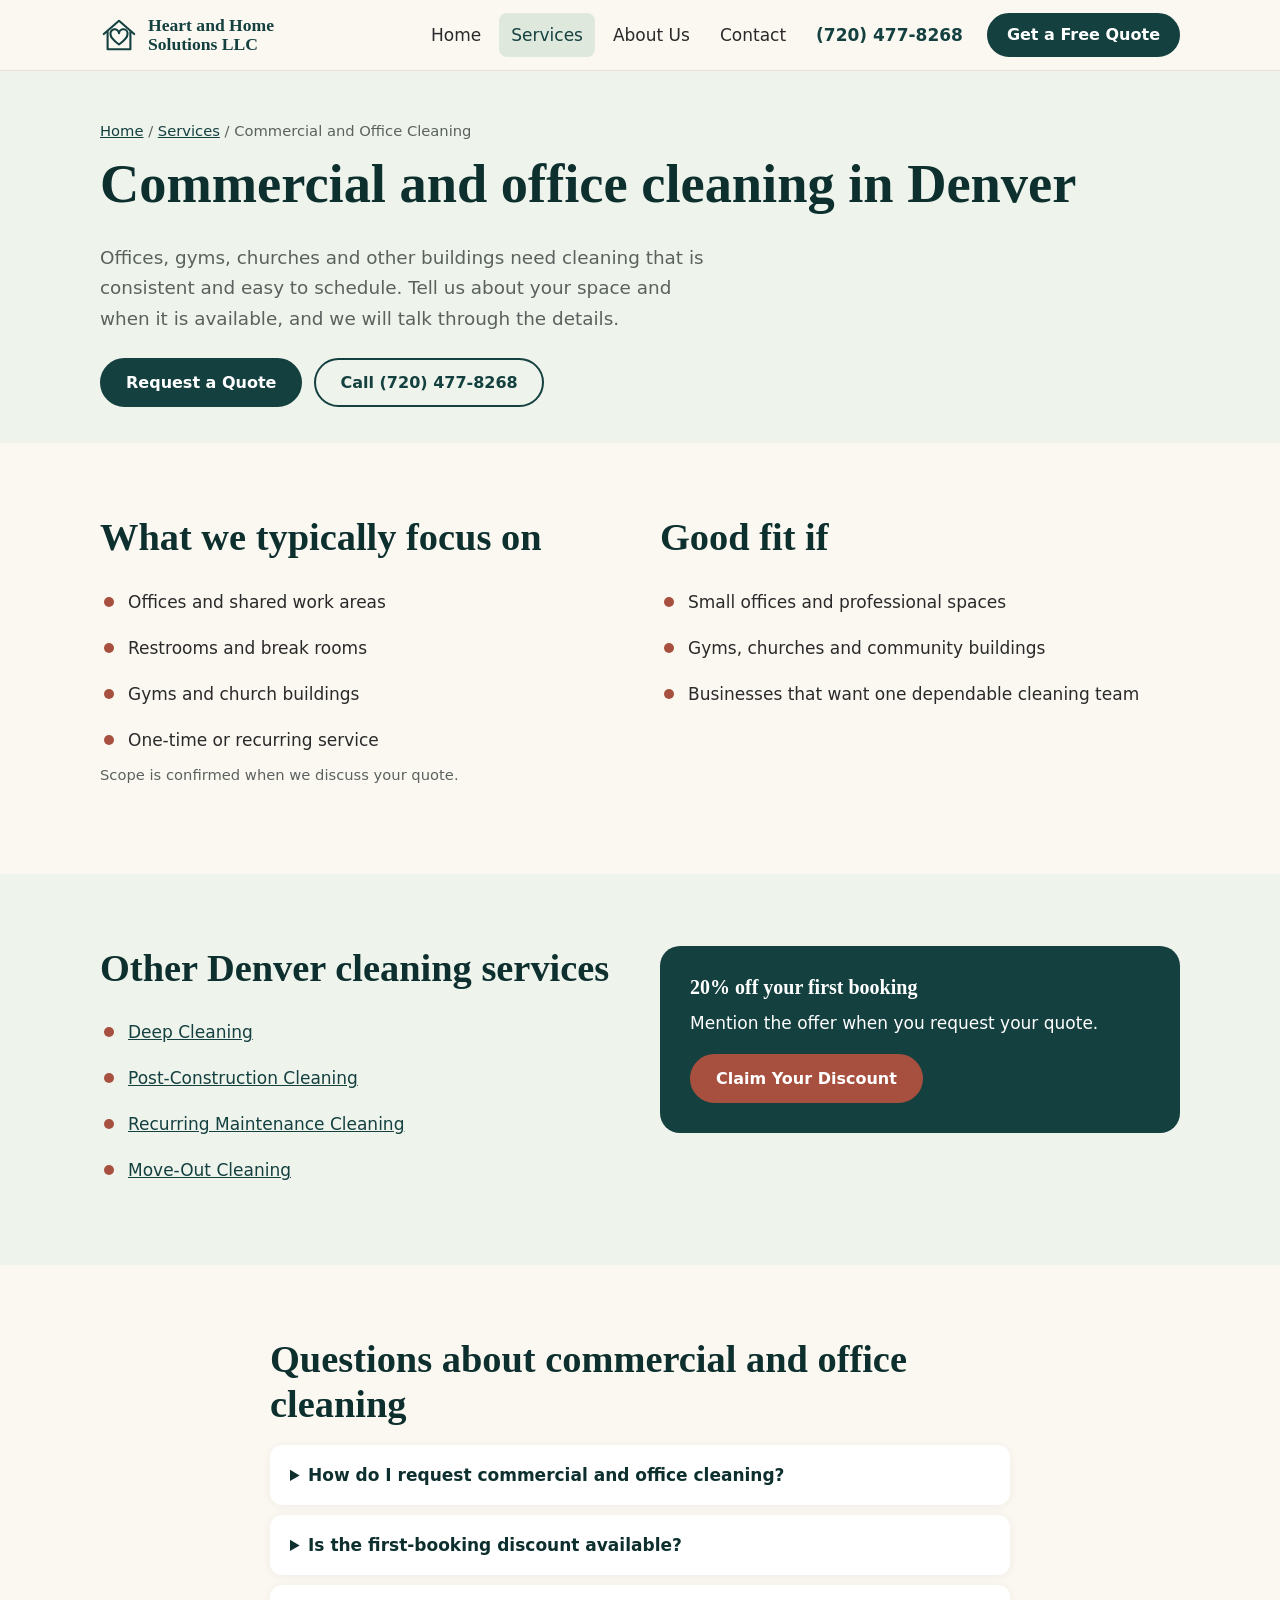
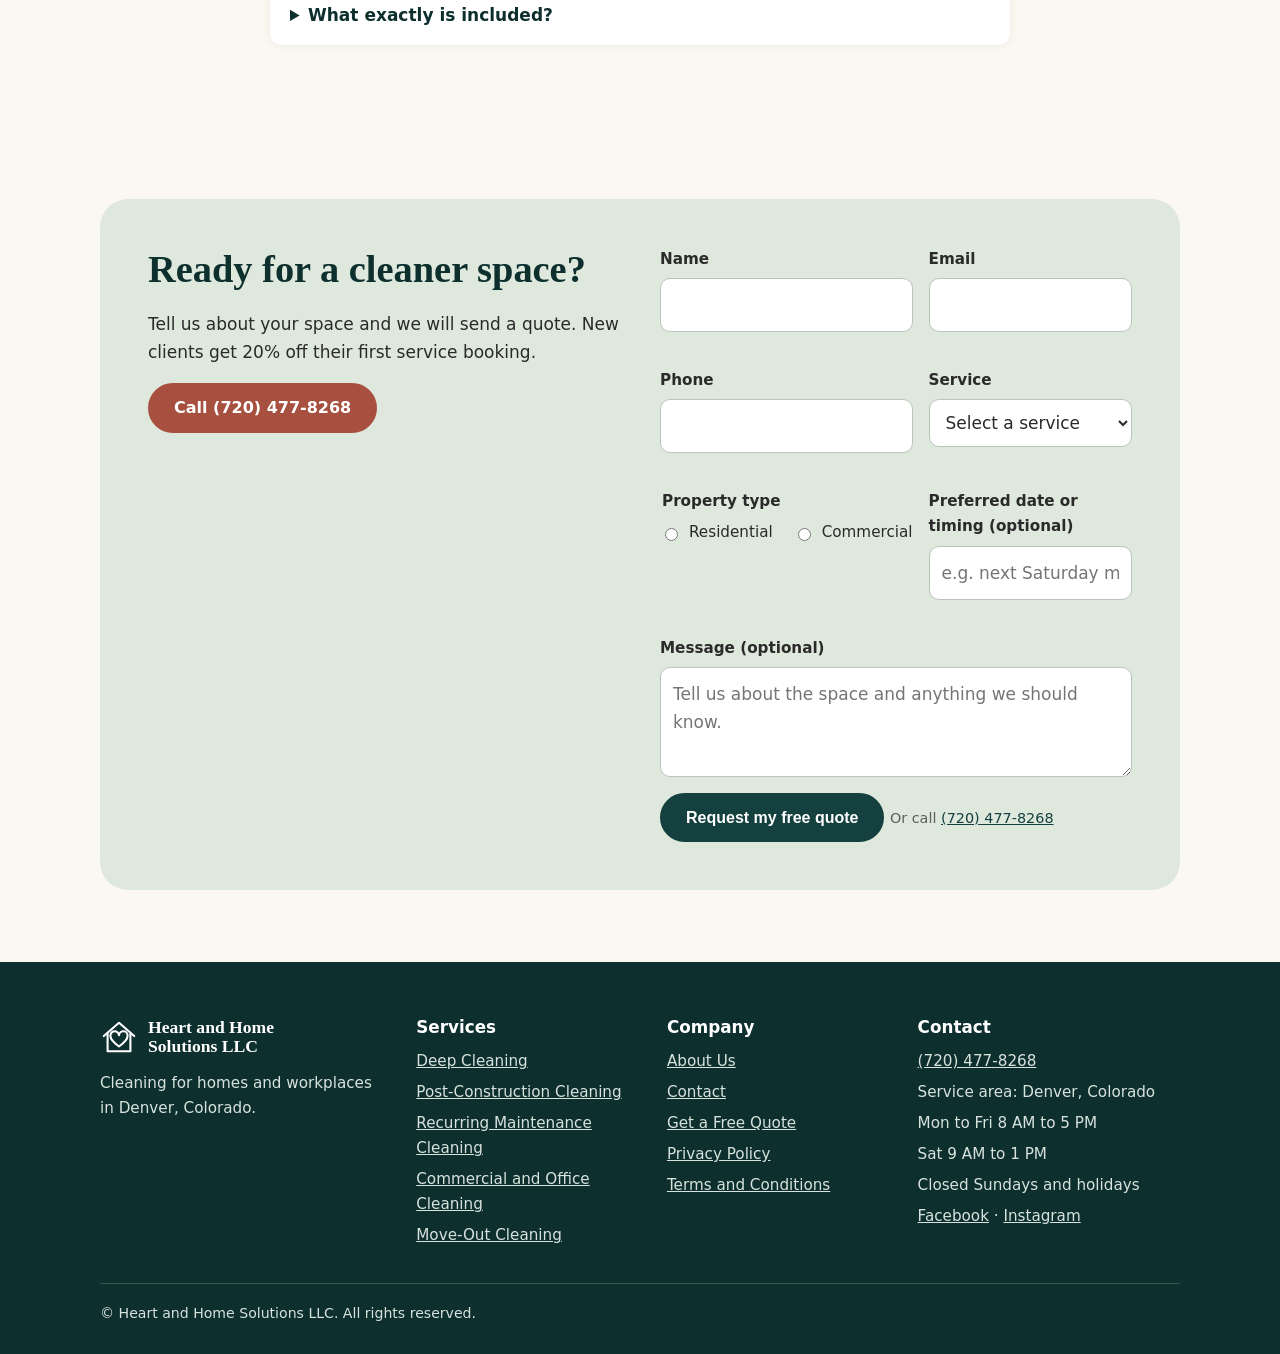
<file: services/commercial-cleaning/index.html>
<!doctype html><html lang="en"><head><meta charset="utf-8"><meta name="viewport" content="width=device-width,initial-scale=1"><title>Commercial and office cleaning in Denver | Heart and Home Solutions LLC</title><meta name="description" content="Office and commercial cleaning for Denver businesses, gyms and churches. Request a free quote from Heart and Home Solutions."><link rel="canonical" href="https://heartandhomesolutionsllc.com/services/commercial-cleaning/">
<meta property="og:type" content="website"><meta property="og:site_name" content="Heart and Home Solutions LLC"><meta property="og:title" content="Commercial and office cleaning in Denver | Heart and Home Solutions LLC"><meta property="og:description" content="Office and commercial cleaning for Denver businesses, gyms and churches. Request a free quote from Heart and Home Solutions."><meta property="og:url" content="https://heartandhomesolutionsllc.com/services/commercial-cleaning/"><meta name="twitter:card" content="summary">
<meta name="theme-color" content="#1f4d3f"><link rel="icon" href="/favicon.svg" type="image/svg+xml"><link rel="stylesheet" href="/styles.css">
<script type="application/ld+json">{"@context": "https://schema.org", "@type": "HouseCleaning", "name": "Heart and Home Solutions LLC", "url": "https://heartandhomesolutionsllc.com/", "telephone": "+1 720-477-8268", "areaServed": {"@type": "City", "name": "Denver, Colorado"}, "sameAs": ["https://www.facebook.com/profile.php?id=100092509854651", "https://www.instagram.com/heartandhome_solutions/"], "openingHoursSpecification": [{"@type": "OpeningHoursSpecification", "dayOfWeek": ["Monday", "Tuesday", "Wednesday", "Thursday", "Friday"], "opens": "08:00", "closes": "17:00"}, {"@type": "OpeningHoursSpecification", "dayOfWeek": "Saturday", "opens": "09:00", "closes": "13:00"}]}</script></head><body><a class="skip" href="#main">Skip to content</a><header><div class="w hb"><a class="brand" href="/" aria-label="Heart and Home Solutions LLC, home"><svg width="38" height="38" viewBox="0 0 40 40" fill="none" stroke="currentColor" stroke-width="2.2" stroke-linecap="round" stroke-linejoin="round" aria-hidden="true"><path d="M4 19L20 5l16 14M8 16v19h24V16"/><path d="M20 30c-7-5-9-8-9-11a4.5 4.5 0 019-1 4.5 4.5 0 019 1c0 3-2 6-9 11z"/></svg><span>Heart and Home<br>Solutions LLC</span></a>
<button id="mb" aria-label="Menu" aria-expanded="false" aria-controls="nav"><svg width="22" height="22" viewBox="0 0 24 24" fill="none" stroke="currentColor" stroke-width="2.2" stroke-linecap="round"><path d="M3 6h18M3 12h18M3 18h18"/></svg></button>
<nav id="nav" aria-label="Main"><a href="/">Home</a><a href="/services/" aria-current=page>Services</a><a href="/about/">About Us</a><a href="/contact/">Contact</a><a class="ph" href="tel:+17204778268">(720) 477-8268</a><a class="btn" href="/contact/#quote">Get a Free Quote</a></nav></div></header><main id="main"><section class="hdr"><div class="w"><p class="crumb"><a href="/">Home</a> / <a href="/services/">Services</a> / Commercial and Office Cleaning</p><h1>Commercial and office cleaning in Denver</h1><p class="lead">Offices, gyms, churches and other buildings need cleaning that is consistent and easy to schedule. Tell us about your space and when it is available, and we will talk through the details.</p><div class="cta"><a class="btn" href="/contact/?service=commercial-cleaning#quote">Request a Quote</a><a class="btn o" href="tel:+17204778268">Call (720) 477-8268</a></div></div></section>
<section class="sec"><div class="w two"><div><h2>What we typically focus on</h2><ul class="ul"><li>Offices and shared work areas</li><li>Restrooms and break rooms</li><li>Gyms and church buildings</li><li>One-time or recurring service</li></ul><p style="color:var(--m);font-size:.92rem">Scope is confirmed when we discuss your quote.</p></div><div><h2>Good fit if</h2><ul class="ul"><li>Small offices and professional spaces</li><li>Gyms, churches and community buildings</li><li>Businesses that want one dependable cleaning team</li></ul></div></div></section>
<section class="sec alt"><div class="w two"><div><h2>Other Denver cleaning services</h2><ul class="ul"><li><a href="/services/deep-cleaning/">Deep Cleaning</a></li><li><a href="/services/post-construction-cleaning/">Post-Construction Cleaning</a></li><li><a href="/services/recurring-cleaning/">Recurring Maintenance Cleaning</a></li><li><a href="/services/move-out-cleaning/">Move-Out Cleaning</a></li></ul></div><div style="background:var(--g);color:#fff;border-radius:20px;padding:30px"><h3 style="color:#fff">20% off your first booking</h3><p>Mention the offer when you request your quote.</p><a class="btn t" href="/contact/?service=commercial-cleaning#quote">Claim Your Discount</a></div></div></section>
<section class="sec"><div class="w" style="max-width:780px"><h2>Questions about commercial and office cleaning</h2><details><summary>How do I request commercial and office cleaning?</summary><p>Use the quote form on this page or call (720) 477-8268. Tell us about the space and timing and we will follow up.</p></details><details><summary>Is the first-booking discount available?</summary><p>New clients get 20% off their first service booking. Mention it when you request your quote and we will confirm the details.</p></details><details><summary>What exactly is included?</summary><p>The list above shows what we typically focus on. We confirm the scope with you when we discuss your quote.</p></details></div></section><section class="sec"><div class="w"><div class="fin"><div class="two"><div><h2>Ready for a cleaner space?</h2><p>Tell us about your space and we will send a quote. New clients get 20% off their first service booking.</p><p><a class="btn t" href="tel:+17204778268">Call (720) 477-8268</a></p></div><div id="quote"><form id="quote-form" novalidate data-endpoint="">
<div class="f"><label for="name">Name</label><input id="name" name="name" type="text" autocomplete="name" ><span class="err" id="e-name" role="alert"></span></div><div class="f"><label for="email">Email</label><input id="email" name="email" type="email" autocomplete="email" ><span class="err" id="e-email" role="alert"></span></div><div class="f"><label for="phone">Phone</label><input id="phone" name="phone" type="tel" autocomplete="tel" ><span class="err" id="e-phone" role="alert"></span></div>
<div class="f"><label for="service">Service</label><select id="service" name="service"><option value="">Select a service</option><option value="deep-cleaning">Deep Cleaning</option><option value="post-construction-cleaning">Post-Construction Cleaning</option><option value="recurring-cleaning">Recurring Maintenance Cleaning</option><option value="commercial-cleaning">Commercial and Office Cleaning</option><option value="move-out-cleaning">Move-Out Cleaning</option><option value="not-sure">Not sure yet</option></select><span class="err" id="e-service" role="alert"></span></div>
<fieldset class="f"><legend>Property type</legend><div class="rad"><label><input type="radio" name="property" value="Residential"> Residential</label><label><input type="radio" name="property" value="Commercial"> Commercial</label></div><span class="err" id="e-property" role="alert"></span></fieldset>
<div class="f"><label for="timing">Preferred date or timing (optional)</label><input id="timing" name="timing" type="text" autocomplete="off" placeholder="e.g. next Saturday morning"><span class="err" id="e-timing" role="alert"></span></div>
<div class="f full"><label for="message">Message (optional)</label><textarea id="message" name="message" rows="3" placeholder="Tell us about the space and anything we should know."></textarea></div>
<div class="full"><button class="btn" type="submit">Request my free quote</button> <span style="color:var(--m);font-size:.9rem">Or call <a href="tel:+17204778268">(720) 477-8268</a></span></div></form>
<div class="ok" id="ok" tabindex="-1"><h3>Quote request ready</h3><p id="ok-msg"></p><a class="btn" id="sms" href="#">Text this request</a> <a class="btn o" href="tel:+17204778268">Call (720) 477-8268</a></div></div></div></div></div></section></main><footer><div class="w"><div class="fg"><div><div class="brand" style="color:#fff"><svg width="38" height="38" viewBox="0 0 40 40" fill="none" stroke="currentColor" stroke-width="2.2" stroke-linecap="round" stroke-linejoin="round" aria-hidden="true"><path d="M4 19L20 5l16 14M8 16v19h24V16"/><path d="M20 30c-7-5-9-8-9-11a4.5 4.5 0 019-1 4.5 4.5 0 019 1c0 3-2 6-9 11z"/></svg><span>Heart and Home<br>Solutions LLC</span></div><p style="margin-top:14px">Cleaning for homes and workplaces in Denver, Colorado.</p></div>
<div><h2>Services</h2><ul><li><a href="/services/deep-cleaning/">Deep Cleaning</a></li><li><a href="/services/post-construction-cleaning/">Post-Construction Cleaning</a></li><li><a href="/services/recurring-cleaning/">Recurring Maintenance Cleaning</a></li><li><a href="/services/commercial-cleaning/">Commercial and Office Cleaning</a></li><li><a href="/services/move-out-cleaning/">Move-Out Cleaning</a></li></ul></div><div><h2>Company</h2><ul><li><a href="/about/">About Us</a></li><li><a href="/contact/">Contact</a></li><li><a href="/contact/#quote">Get a Free Quote</a></li><li><a href="https://heartandhomesolutionsllc.com/policy-privacy">Privacy Policy</a></li><li><a href="https://heartandhomesolutionsllc.com/terms-conditions">Terms and Conditions</a></li></ul></div>
<div><h2>Contact</h2><ul><li><a href="tel:+17204778268">(720) 477-8268</a></li><li>Service area: Denver, Colorado</li><li>Mon to Fri 8 AM to 5 PM</li><li>Sat 9 AM to 1 PM</li><li>Closed Sundays and holidays</li><li><a href="https://www.facebook.com/profile.php?id=100092509854651" rel="noopener">Facebook</a> · <a href="https://www.instagram.com/heartandhome_solutions/" rel="noopener">Instagram</a></li></ul></div></div>
<div class="sm">© Heart and Home Solutions LLC. All rights reserved.</div></div></footer><script src="/site.js"></script></body></html>
</file>
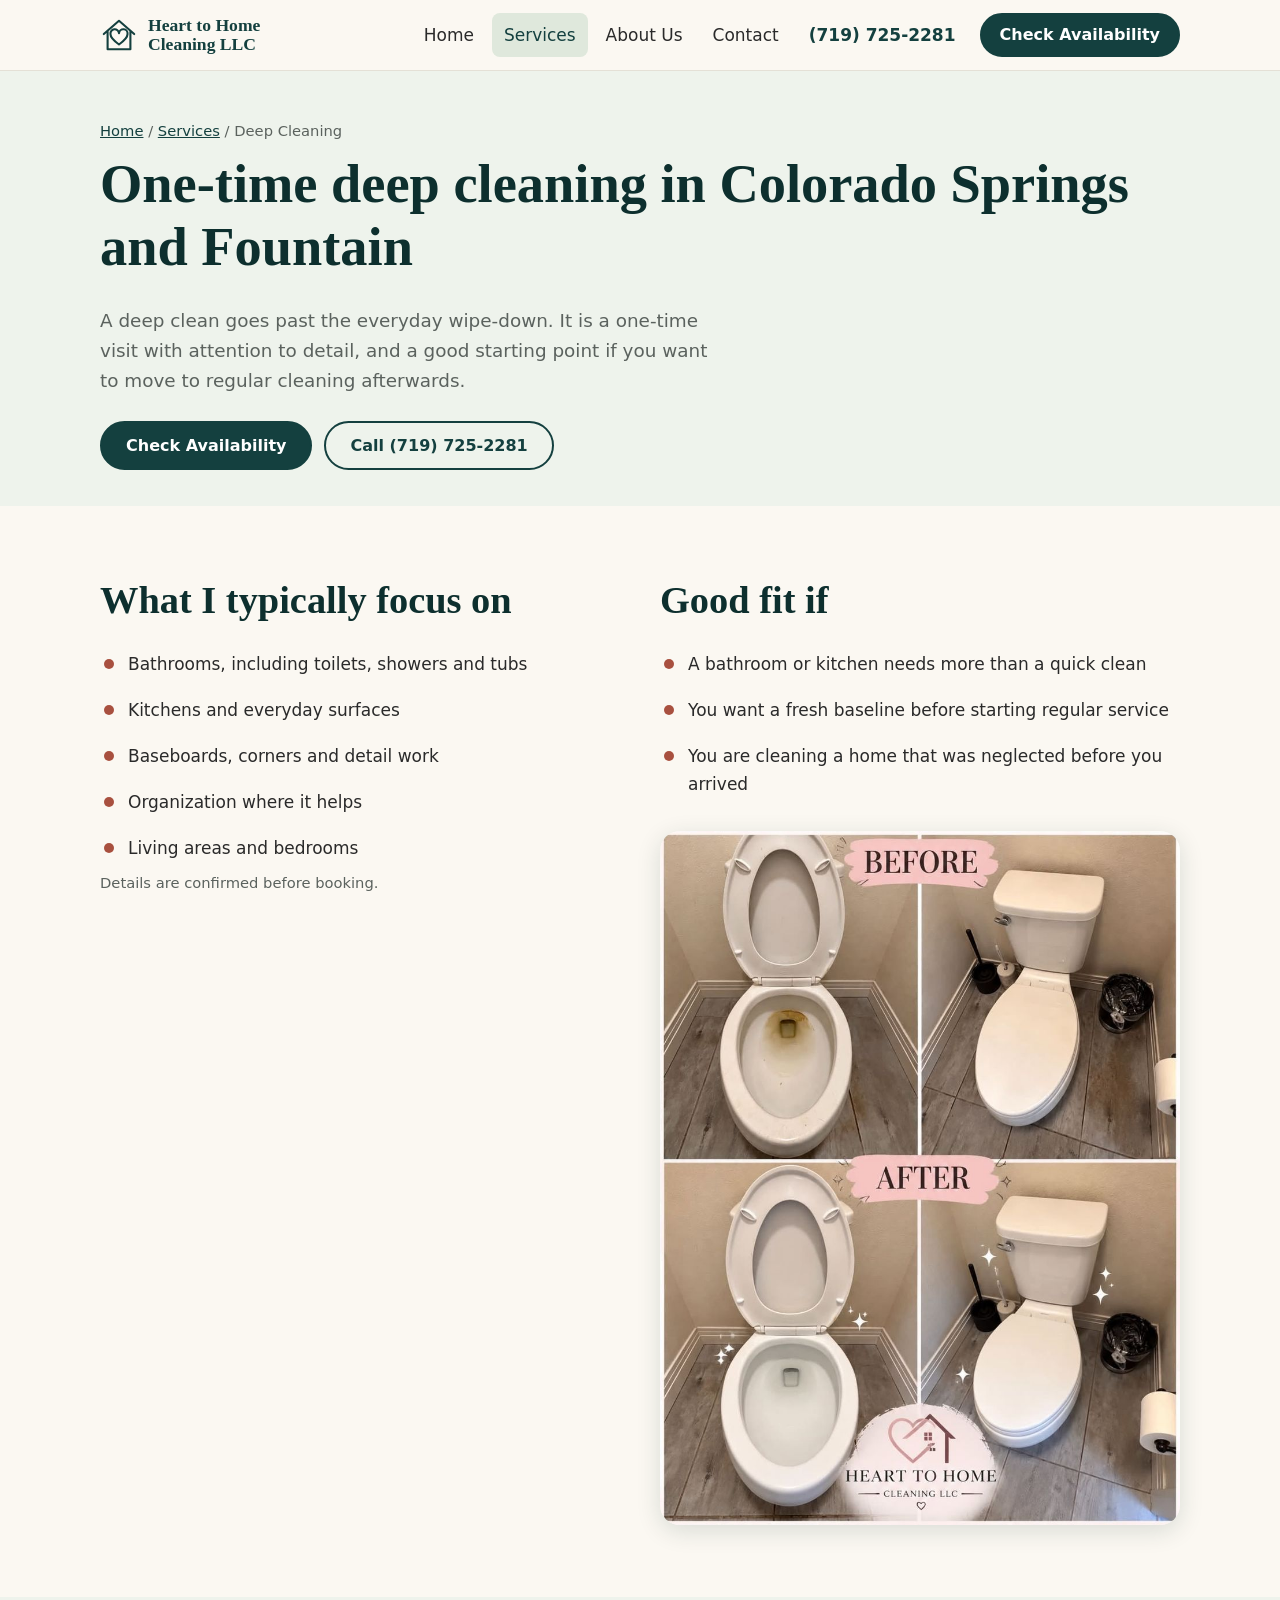
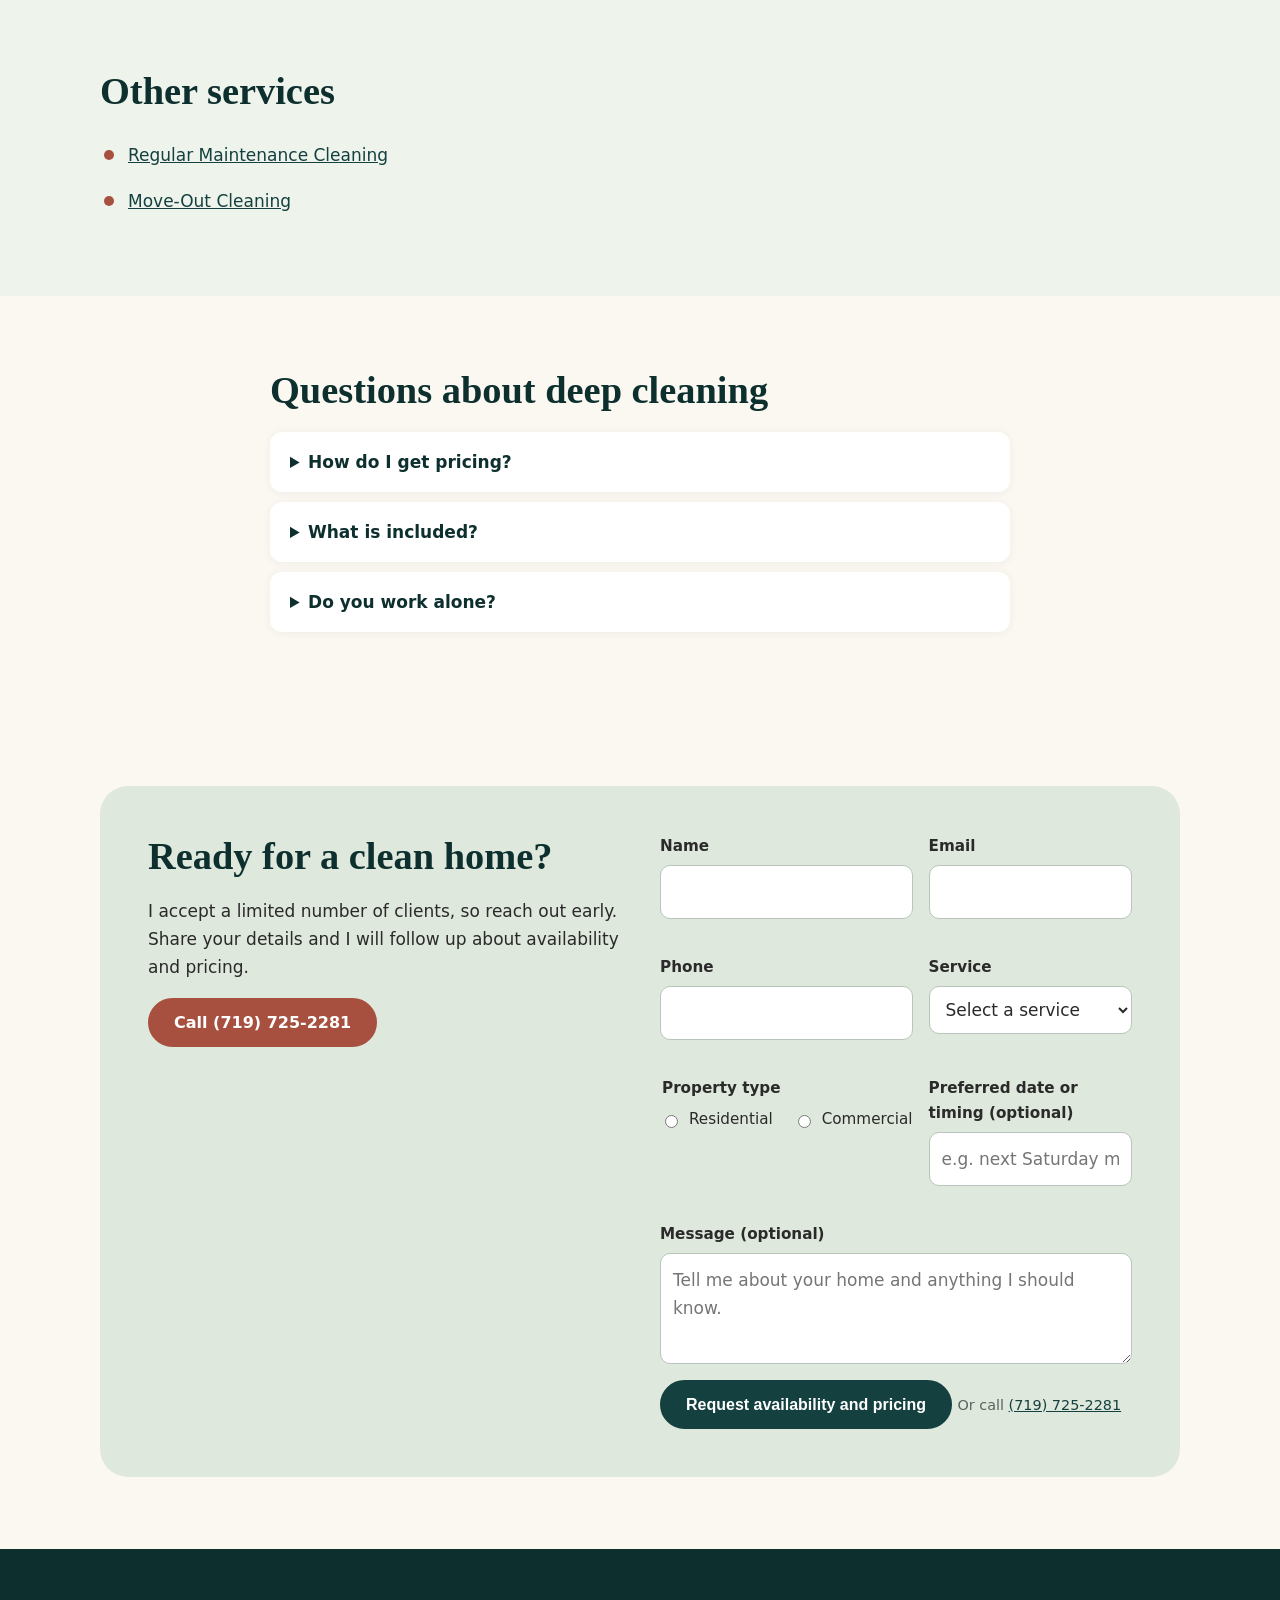
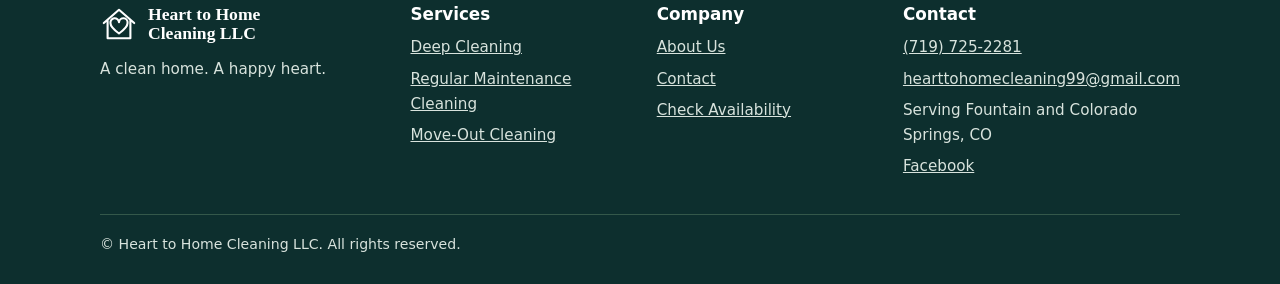
<file: services/deep-cleaning/index.html>
<!doctype html><html lang="en"><head><meta charset="utf-8"><meta name="viewport" content="width=device-width,initial-scale=1"><title>Deep cleaning in Colorado Springs and Fountain, CO | Heart to Home Cleaning</title><meta name="description" content="One-time deep cleaning for homes in Colorado Springs and Fountain, CO from solo cleaner Heart to Home Cleaning LLC. Message for availability."><link rel="canonical" href="https://YOURDOMAIN.com/services/deep-cleaning/">
<meta property="og:type" content="website"><meta property="og:site_name" content="Heart to Home Cleaning LLC"><meta property="og:title" content="Deep cleaning in Colorado Springs and Fountain, CO | Heart to Home Cleaning"><meta property="og:description" content="One-time deep cleaning for homes in Colorado Springs and Fountain, CO from solo cleaner Heart to Home Cleaning LLC. Message for availability."><meta property="og:url" content="https://YOURDOMAIN.com/services/deep-cleaning/"><meta property="og:image" content="https://YOURDOMAIN.com/images/heart-to-home-logo.jpg"><meta name="twitter:card" content="summary">
<meta name="theme-color" content="#14403f"><link rel="icon" href="/favicon.svg" type="image/svg+xml"><link rel="stylesheet" href="/styles.css"><script type="application/ld+json">{"@context": "https://schema.org", "@type": "HouseCleaning", "name": "Heart to Home Cleaning LLC", "url": "https://YOURDOMAIN.com/", "telephone": "+1 719-725-2281", "email": "hearttohomecleaning99@gmail.com", "areaServed": [{"@type": "City", "name": "Colorado Springs, CO"}, {"@type": "City", "name": "Fountain, CO"}], "sameAs": ["https://www.facebook.com/profile.php?id=61593147933309"]}</script></head><body><a class="skip" href="#main">Skip to content</a><header><div class="w hb"><a class="brand" href="/" aria-label="Heart to Home Cleaning LLC, home"><svg width="38" height="38" viewBox="0 0 40 40" fill="none" stroke="currentColor" stroke-width="2.2" stroke-linecap="round" stroke-linejoin="round" aria-hidden="true"><path d="M4 19L20 5l16 14M8 16v19h24V16"/><path d="M20 30c-7-5-9-8-9-11a4.5 4.5 0 019-1 4.5 4.5 0 019 1c0 3-2 6-9 11z"/></svg><span>Heart to Home<br>Cleaning LLC</span></a>
<button id="mb" aria-label="Menu" aria-expanded="false" aria-controls="nav"><svg width="22" height="22" viewBox="0 0 24 24" fill="none" stroke="currentColor" stroke-width="2.2" stroke-linecap="round"><path d="M3 6h18M3 12h18M3 18h18"/></svg></button>
<nav id="nav" aria-label="Main"><a href="/">Home</a><a href="/services/" aria-current=page>Services</a><a href="/about/">About Us</a><a href="/contact/">Contact</a><a class="ph" href="tel:+17197252281">(719) 725-2281</a><a class="btn" href="/contact/#quote">Check Availability</a></nav></div></header><main id="main"><section class="hdr"><div class="w"><p class="crumb"><a href="/">Home</a> / <a href="/services/">Services</a> / Deep Cleaning</p><h1>One-time deep cleaning in Colorado Springs and Fountain</h1><p class="lead">A deep clean goes past the everyday wipe-down. It is a one-time visit with attention to detail, and a good starting point if you want to move to regular cleaning afterwards.</p><div class="cta"><a class="btn" href="/contact/?service=deep-cleaning#quote">Check Availability</a><a class="btn o" href="tel:+17197252281">Call (719) 725-2281</a></div></div></section>
<section class="sec"><div class="w two"><div><h2>What I typically focus on</h2><ul class="ul"><li>Bathrooms, including toilets, showers and tubs</li><li>Kitchens and everyday surfaces</li><li>Baseboards, corners and detail work</li><li>Organization where it helps</li><li>Living areas and bedrooms</li></ul><p style="color:var(--m);font-size:.92rem">Details are confirmed before booking.</p></div><div><h2>Good fit if</h2><ul class="ul"><li>A bathroom or kitchen needs more than a quick clean</li><li>You want a fresh baseline before starting regular service</li><li>You are cleaning a home that was neglected before you arrived</li></ul><img class="ph2" style="margin-top:24px" src="/images/before-after-bathroom.jpg" width="900" height="1200" loading="lazy" alt="Before and after photos of a toilet, showing staining before cleaning and a spotless bowl and floor after"></div></div></section>
<section class="sec alt"><div class="w"><h2>Other services</h2><ul class="ul"><li><a href="/services/recurring-cleaning/">Regular Maintenance Cleaning</a></li><li><a href="/services/move-out-cleaning/">Move-Out Cleaning</a></li></ul></div></section>
<section class="sec"><div class="w" style="max-width:780px"><h2>Questions about deep cleaning</h2><details><summary>How do I get pricing?</summary><p>Message me through the form, call (719) 725-2281 or email hearttohomecleaning99@gmail.com. I will follow up about availability and pricing.</p></details><details><summary>What is included?</summary><p>The list above shows what I typically focus on. I confirm the details with you before we book.</p></details><details><summary>Do you work alone?</summary><p>Yes. I am a solo cleaner and personally handle every clean.</p></details></div></section><section class="sec"><div class="w"><div class="fin"><div class="two"><div><h2>Ready for a clean home?</h2><p>I accept a limited number of clients, so reach out early. Share your details and I will follow up about availability and pricing.</p><p><a class="btn t" href="tel:+17197252281">Call (719) 725-2281</a></p></div><div id="quote"><form id="quote-form" novalidate data-endpoint="">
<div class="f"><label for="name">Name</label><input id="name" name="name" type="text" autocomplete="name" ><span class="err" id="e-name" role="alert"></span></div><div class="f"><label for="email">Email</label><input id="email" name="email" type="email" autocomplete="email" ><span class="err" id="e-email" role="alert"></span></div><div class="f"><label for="phone">Phone</label><input id="phone" name="phone" type="tel" autocomplete="tel" ><span class="err" id="e-phone" role="alert"></span></div>
<div class="f"><label for="service">Service</label><select id="service" name="service"><option value="">Select a service</option><option value="deep-cleaning">Deep Cleaning</option><option value="recurring-cleaning">Regular Maintenance Cleaning</option><option value="move-out-cleaning">Move-Out Cleaning</option><option value="not-sure">Not sure yet</option></select><span class="err" id="e-service" role="alert"></span></div>
<fieldset class="f"><legend>Property type</legend><div class="rad"><label><input type="radio" name="property" value="Residential"> Residential</label><label><input type="radio" name="property" value="Commercial"> Commercial</label></div><span class="err" id="e-property" role="alert"></span></fieldset>
<div class="f"><label for="timing">Preferred date or timing (optional)</label><input id="timing" name="timing" type="text" autocomplete="off" placeholder="e.g. next Saturday morning"><span class="err" id="e-timing" role="alert"></span></div>
<div class="f full"><label for="message">Message (optional)</label><textarea id="message" name="message" rows="3" placeholder="Tell me about your home and anything I should know."></textarea></div>
<div class="full"><button class="btn" type="submit">Request availability and pricing</button> <span style="color:var(--m);font-size:.9rem">Or call <a href="tel:+17197252281">(719) 725-2281</a></span></div></form>
<div class="ok" id="ok" tabindex="-1"><h3>Quote request ready</h3><p id="ok-msg"></p><a class="btn" id="sms" href="#">Email this request</a> <a class="btn o" href="tel:+17197252281">Call (719) 725-2281</a></div></div></div></div></div></section></main><footer><div class="w"><div class="fg"><div><div class="brand" style="color:#fff"><svg width="38" height="38" viewBox="0 0 40 40" fill="none" stroke="currentColor" stroke-width="2.2" stroke-linecap="round" stroke-linejoin="round" aria-hidden="true"><path d="M4 19L20 5l16 14M8 16v19h24V16"/><path d="M20 30c-7-5-9-8-9-11a4.5 4.5 0 019-1 4.5 4.5 0 019 1c0 3-2 6-9 11z"/></svg><span>Heart to Home<br>Cleaning LLC</span></div><p style="margin-top:14px">A clean home. A happy heart.</p></div>
<div><h2>Services</h2><ul><li><a href="/services/deep-cleaning/">Deep Cleaning</a></li><li><a href="/services/recurring-cleaning/">Regular Maintenance Cleaning</a></li><li><a href="/services/move-out-cleaning/">Move-Out Cleaning</a></li></ul></div><div><h2>Company</h2><ul><li><a href="/about/">About Us</a></li><li><a href="/contact/">Contact</a></li><li><a href="/contact/#quote">Check Availability</a></li></ul></div>
<div><h2>Contact</h2><ul><li><a href="tel:+17197252281">(719) 725-2281</a></li><li><a href="mailto:hearttohomecleaning99@gmail.com">hearttohomecleaning99@gmail.com</a></li><li>Serving Fountain and Colorado Springs, CO</li><li><a href="https://www.facebook.com/profile.php?id=61593147933309" rel="noopener">Facebook</a></li></ul></div></div>
<div class="sm">© Heart to Home Cleaning LLC. All rights reserved.</div></div></footer><script src="/site.js"></script></body></html>
</file>
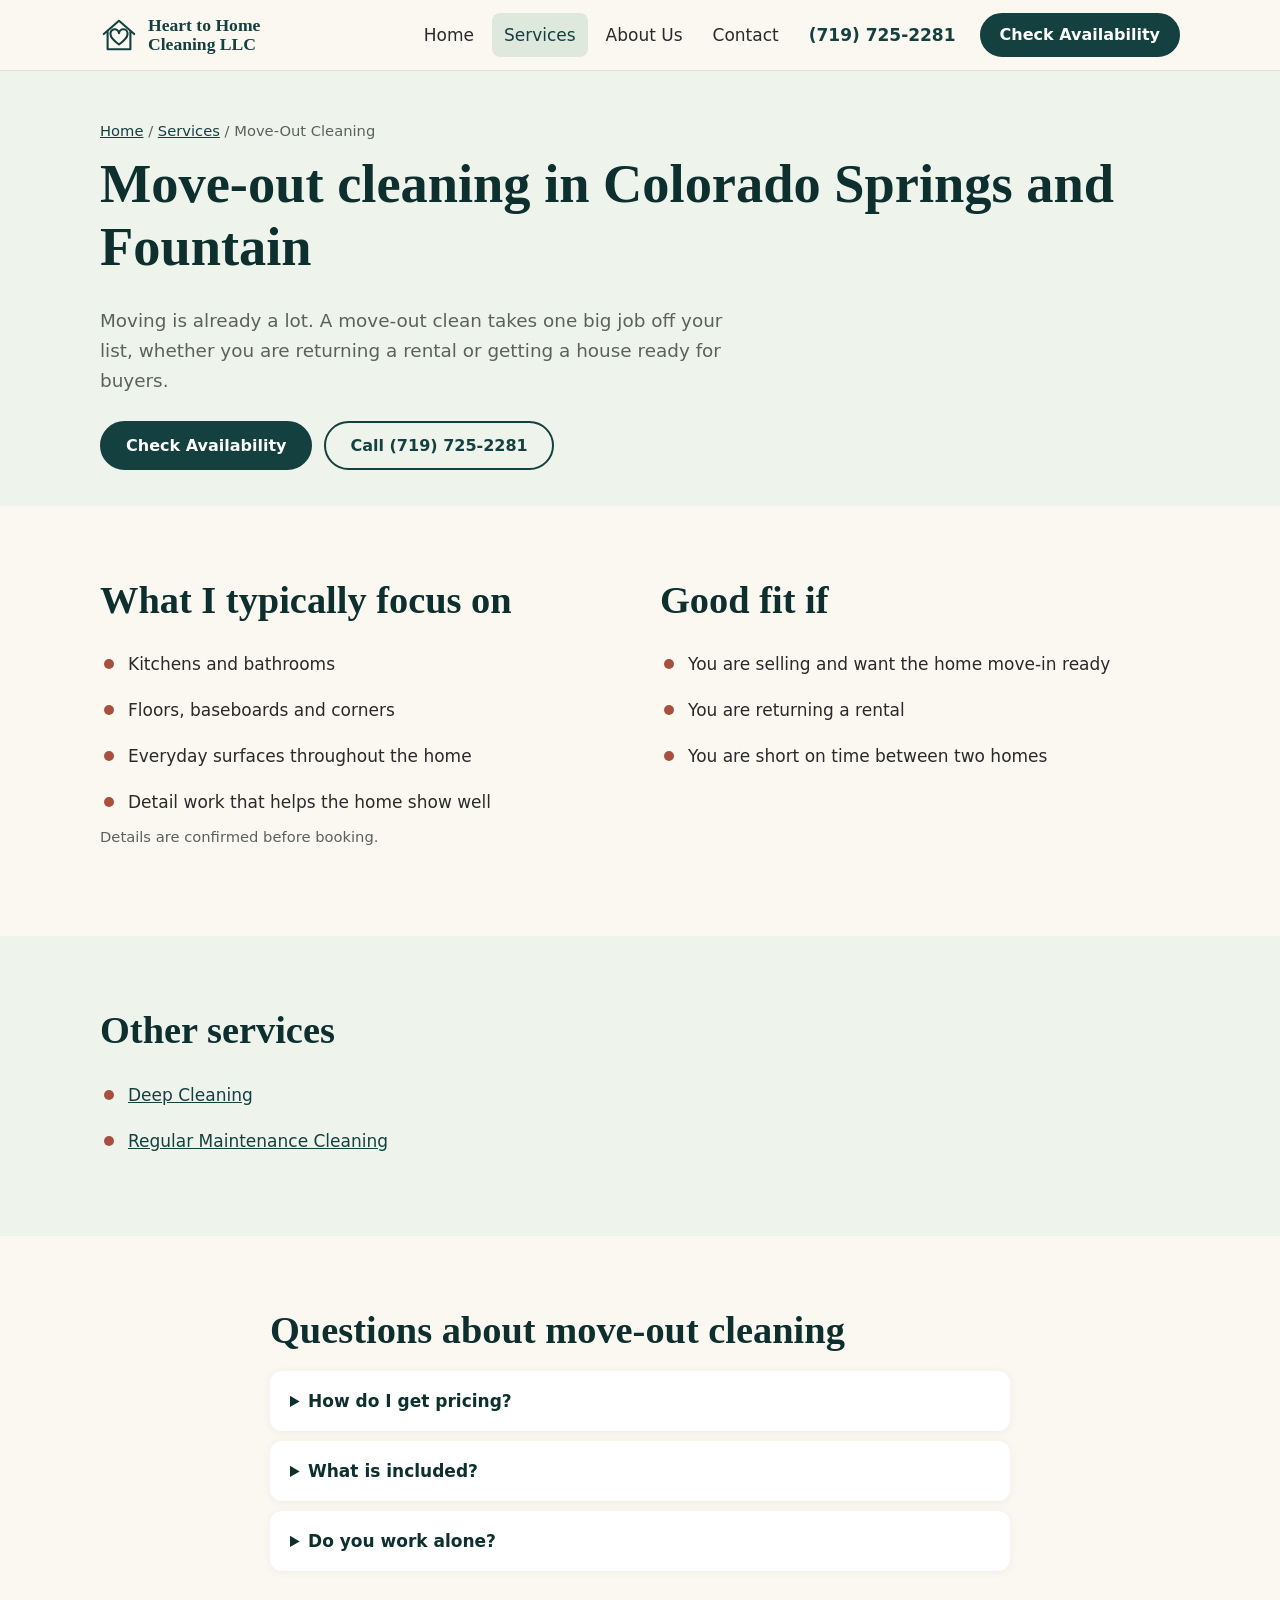
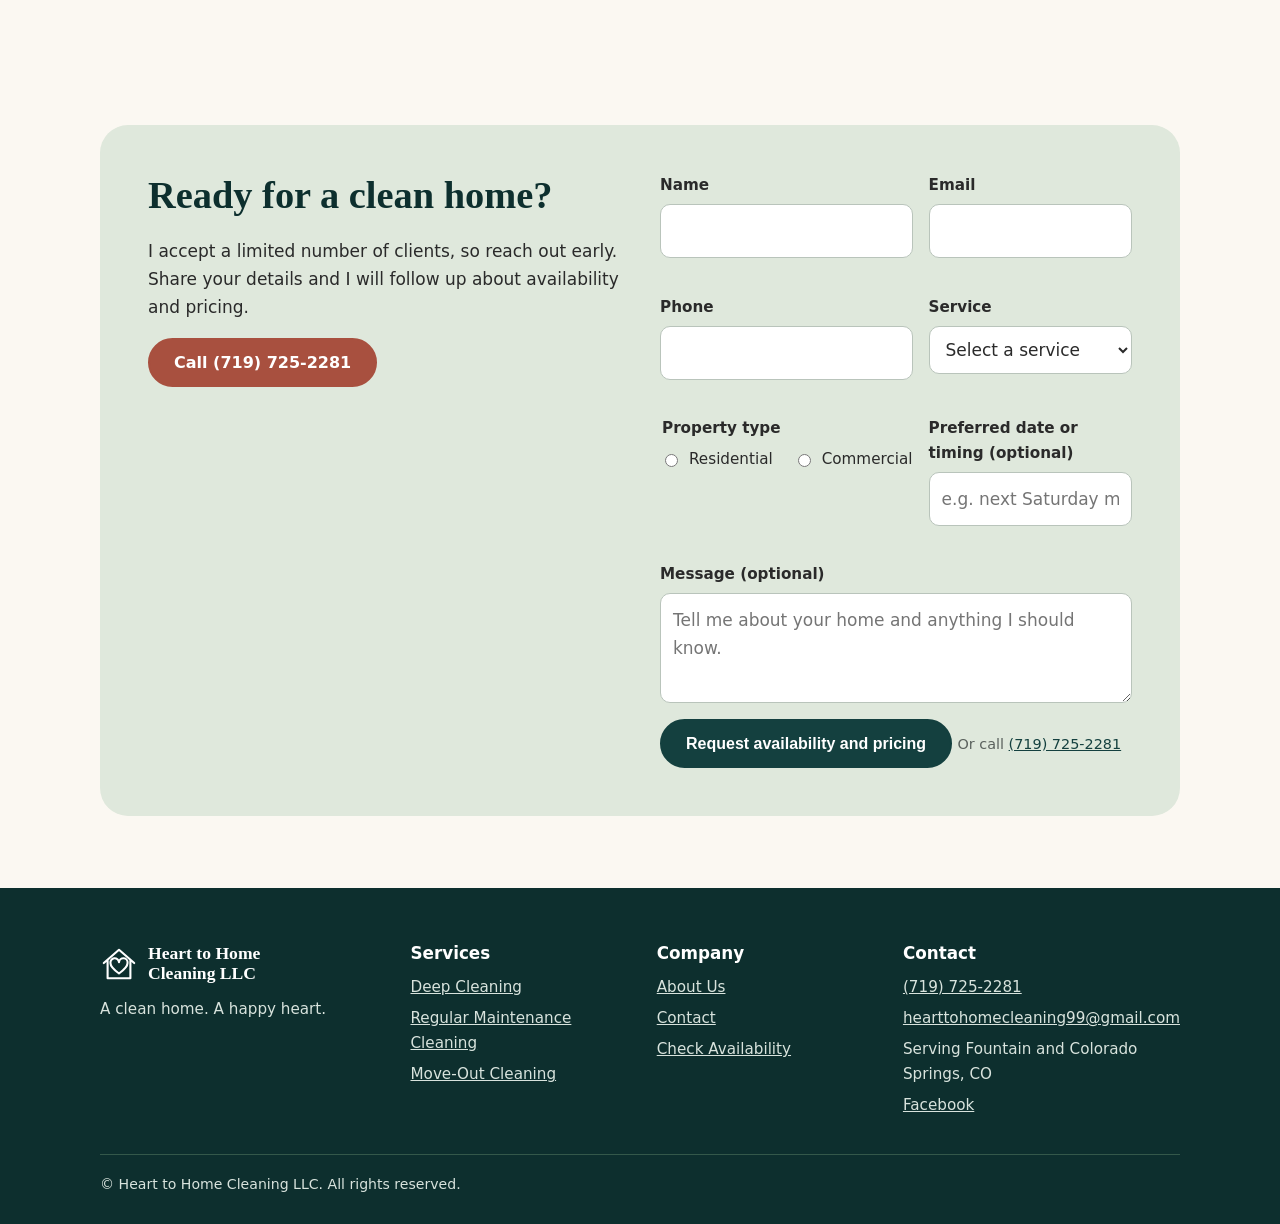
<file: services/move-out-cleaning/index.html>
<!doctype html><html lang="en"><head><meta charset="utf-8"><meta name="viewport" content="width=device-width,initial-scale=1"><title>Move-out cleaning in Colorado Springs and Fountain, CO | Heart to Home Cleaning</title><meta name="description" content="Move-out cleaning for homes in Colorado Springs and Fountain, CO. Tell us your timeline and message for availability."><link rel="canonical" href="https://YOURDOMAIN.com/services/move-out-cleaning/">
<meta property="og:type" content="website"><meta property="og:site_name" content="Heart to Home Cleaning LLC"><meta property="og:title" content="Move-out cleaning in Colorado Springs and Fountain, CO | Heart to Home Cleaning"><meta property="og:description" content="Move-out cleaning for homes in Colorado Springs and Fountain, CO. Tell us your timeline and message for availability."><meta property="og:url" content="https://YOURDOMAIN.com/services/move-out-cleaning/"><meta property="og:image" content="https://YOURDOMAIN.com/images/heart-to-home-logo.jpg"><meta name="twitter:card" content="summary">
<meta name="theme-color" content="#14403f"><link rel="icon" href="/favicon.svg" type="image/svg+xml"><link rel="stylesheet" href="/styles.css"><script type="application/ld+json">{"@context": "https://schema.org", "@type": "HouseCleaning", "name": "Heart to Home Cleaning LLC", "url": "https://YOURDOMAIN.com/", "telephone": "+1 719-725-2281", "email": "hearttohomecleaning99@gmail.com", "areaServed": [{"@type": "City", "name": "Colorado Springs, CO"}, {"@type": "City", "name": "Fountain, CO"}], "sameAs": ["https://www.facebook.com/profile.php?id=61593147933309"]}</script></head><body><a class="skip" href="#main">Skip to content</a><header><div class="w hb"><a class="brand" href="/" aria-label="Heart to Home Cleaning LLC, home"><svg width="38" height="38" viewBox="0 0 40 40" fill="none" stroke="currentColor" stroke-width="2.2" stroke-linecap="round" stroke-linejoin="round" aria-hidden="true"><path d="M4 19L20 5l16 14M8 16v19h24V16"/><path d="M20 30c-7-5-9-8-9-11a4.5 4.5 0 019-1 4.5 4.5 0 019 1c0 3-2 6-9 11z"/></svg><span>Heart to Home<br>Cleaning LLC</span></a>
<button id="mb" aria-label="Menu" aria-expanded="false" aria-controls="nav"><svg width="22" height="22" viewBox="0 0 24 24" fill="none" stroke="currentColor" stroke-width="2.2" stroke-linecap="round"><path d="M3 6h18M3 12h18M3 18h18"/></svg></button>
<nav id="nav" aria-label="Main"><a href="/">Home</a><a href="/services/" aria-current=page>Services</a><a href="/about/">About Us</a><a href="/contact/">Contact</a><a class="ph" href="tel:+17197252281">(719) 725-2281</a><a class="btn" href="/contact/#quote">Check Availability</a></nav></div></header><main id="main"><section class="hdr"><div class="w"><p class="crumb"><a href="/">Home</a> / <a href="/services/">Services</a> / Move-Out Cleaning</p><h1>Move-out cleaning in Colorado Springs and Fountain</h1><p class="lead">Moving is already a lot. A move-out clean takes one big job off your list, whether you are returning a rental or getting a house ready for buyers.</p><div class="cta"><a class="btn" href="/contact/?service=move-out-cleaning#quote">Check Availability</a><a class="btn o" href="tel:+17197252281">Call (719) 725-2281</a></div></div></section>
<section class="sec"><div class="w two"><div><h2>What I typically focus on</h2><ul class="ul"><li>Kitchens and bathrooms</li><li>Floors, baseboards and corners</li><li>Everyday surfaces throughout the home</li><li>Detail work that helps the home show well</li></ul><p style="color:var(--m);font-size:.92rem">Details are confirmed before booking.</p></div><div><h2>Good fit if</h2><ul class="ul"><li>You are selling and want the home move-in ready</li><li>You are returning a rental</li><li>You are short on time between two homes</li></ul></div></div></section>
<section class="sec alt"><div class="w"><h2>Other services</h2><ul class="ul"><li><a href="/services/deep-cleaning/">Deep Cleaning</a></li><li><a href="/services/recurring-cleaning/">Regular Maintenance Cleaning</a></li></ul></div></section>
<section class="sec"><div class="w" style="max-width:780px"><h2>Questions about move-out cleaning</h2><details><summary>How do I get pricing?</summary><p>Message me through the form, call (719) 725-2281 or email hearttohomecleaning99@gmail.com. I will follow up about availability and pricing.</p></details><details><summary>What is included?</summary><p>The list above shows what I typically focus on. I confirm the details with you before we book.</p></details><details><summary>Do you work alone?</summary><p>Yes. I am a solo cleaner and personally handle every clean.</p></details></div></section><section class="sec"><div class="w"><div class="fin"><div class="two"><div><h2>Ready for a clean home?</h2><p>I accept a limited number of clients, so reach out early. Share your details and I will follow up about availability and pricing.</p><p><a class="btn t" href="tel:+17197252281">Call (719) 725-2281</a></p></div><div id="quote"><form id="quote-form" novalidate data-endpoint="">
<div class="f"><label for="name">Name</label><input id="name" name="name" type="text" autocomplete="name" ><span class="err" id="e-name" role="alert"></span></div><div class="f"><label for="email">Email</label><input id="email" name="email" type="email" autocomplete="email" ><span class="err" id="e-email" role="alert"></span></div><div class="f"><label for="phone">Phone</label><input id="phone" name="phone" type="tel" autocomplete="tel" ><span class="err" id="e-phone" role="alert"></span></div>
<div class="f"><label for="service">Service</label><select id="service" name="service"><option value="">Select a service</option><option value="deep-cleaning">Deep Cleaning</option><option value="recurring-cleaning">Regular Maintenance Cleaning</option><option value="move-out-cleaning">Move-Out Cleaning</option><option value="not-sure">Not sure yet</option></select><span class="err" id="e-service" role="alert"></span></div>
<fieldset class="f"><legend>Property type</legend><div class="rad"><label><input type="radio" name="property" value="Residential"> Residential</label><label><input type="radio" name="property" value="Commercial"> Commercial</label></div><span class="err" id="e-property" role="alert"></span></fieldset>
<div class="f"><label for="timing">Preferred date or timing (optional)</label><input id="timing" name="timing" type="text" autocomplete="off" placeholder="e.g. next Saturday morning"><span class="err" id="e-timing" role="alert"></span></div>
<div class="f full"><label for="message">Message (optional)</label><textarea id="message" name="message" rows="3" placeholder="Tell me about your home and anything I should know."></textarea></div>
<div class="full"><button class="btn" type="submit">Request availability and pricing</button> <span style="color:var(--m);font-size:.9rem">Or call <a href="tel:+17197252281">(719) 725-2281</a></span></div></form>
<div class="ok" id="ok" tabindex="-1"><h3>Quote request ready</h3><p id="ok-msg"></p><a class="btn" id="sms" href="#">Email this request</a> <a class="btn o" href="tel:+17197252281">Call (719) 725-2281</a></div></div></div></div></div></section></main><footer><div class="w"><div class="fg"><div><div class="brand" style="color:#fff"><svg width="38" height="38" viewBox="0 0 40 40" fill="none" stroke="currentColor" stroke-width="2.2" stroke-linecap="round" stroke-linejoin="round" aria-hidden="true"><path d="M4 19L20 5l16 14M8 16v19h24V16"/><path d="M20 30c-7-5-9-8-9-11a4.5 4.5 0 019-1 4.5 4.5 0 019 1c0 3-2 6-9 11z"/></svg><span>Heart to Home<br>Cleaning LLC</span></div><p style="margin-top:14px">A clean home. A happy heart.</p></div>
<div><h2>Services</h2><ul><li><a href="/services/deep-cleaning/">Deep Cleaning</a></li><li><a href="/services/recurring-cleaning/">Regular Maintenance Cleaning</a></li><li><a href="/services/move-out-cleaning/">Move-Out Cleaning</a></li></ul></div><div><h2>Company</h2><ul><li><a href="/about/">About Us</a></li><li><a href="/contact/">Contact</a></li><li><a href="/contact/#quote">Check Availability</a></li></ul></div>
<div><h2>Contact</h2><ul><li><a href="tel:+17197252281">(719) 725-2281</a></li><li><a href="mailto:hearttohomecleaning99@gmail.com">hearttohomecleaning99@gmail.com</a></li><li>Serving Fountain and Colorado Springs, CO</li><li><a href="https://www.facebook.com/profile.php?id=61593147933309" rel="noopener">Facebook</a></li></ul></div></div>
<div class="sm">© Heart to Home Cleaning LLC. All rights reserved.</div></div></footer><script src="/site.js"></script></body></html>
</file>
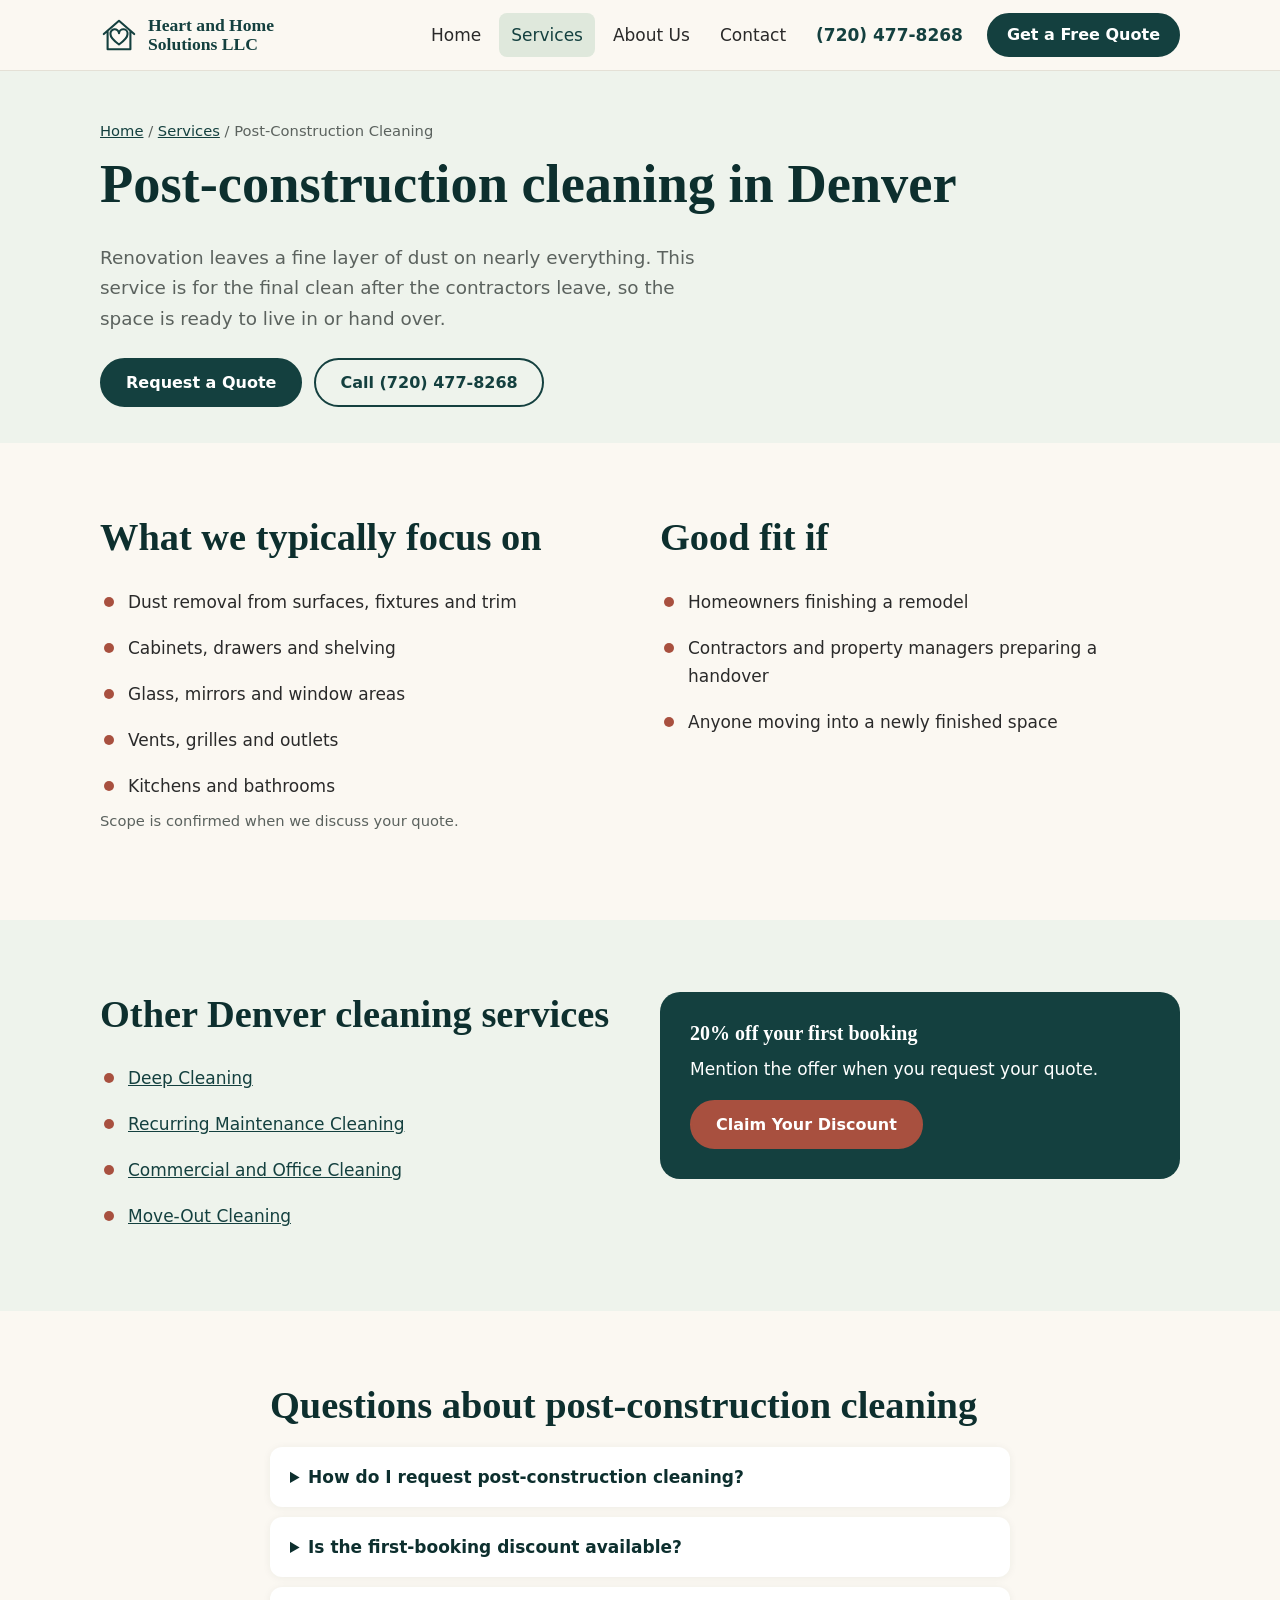
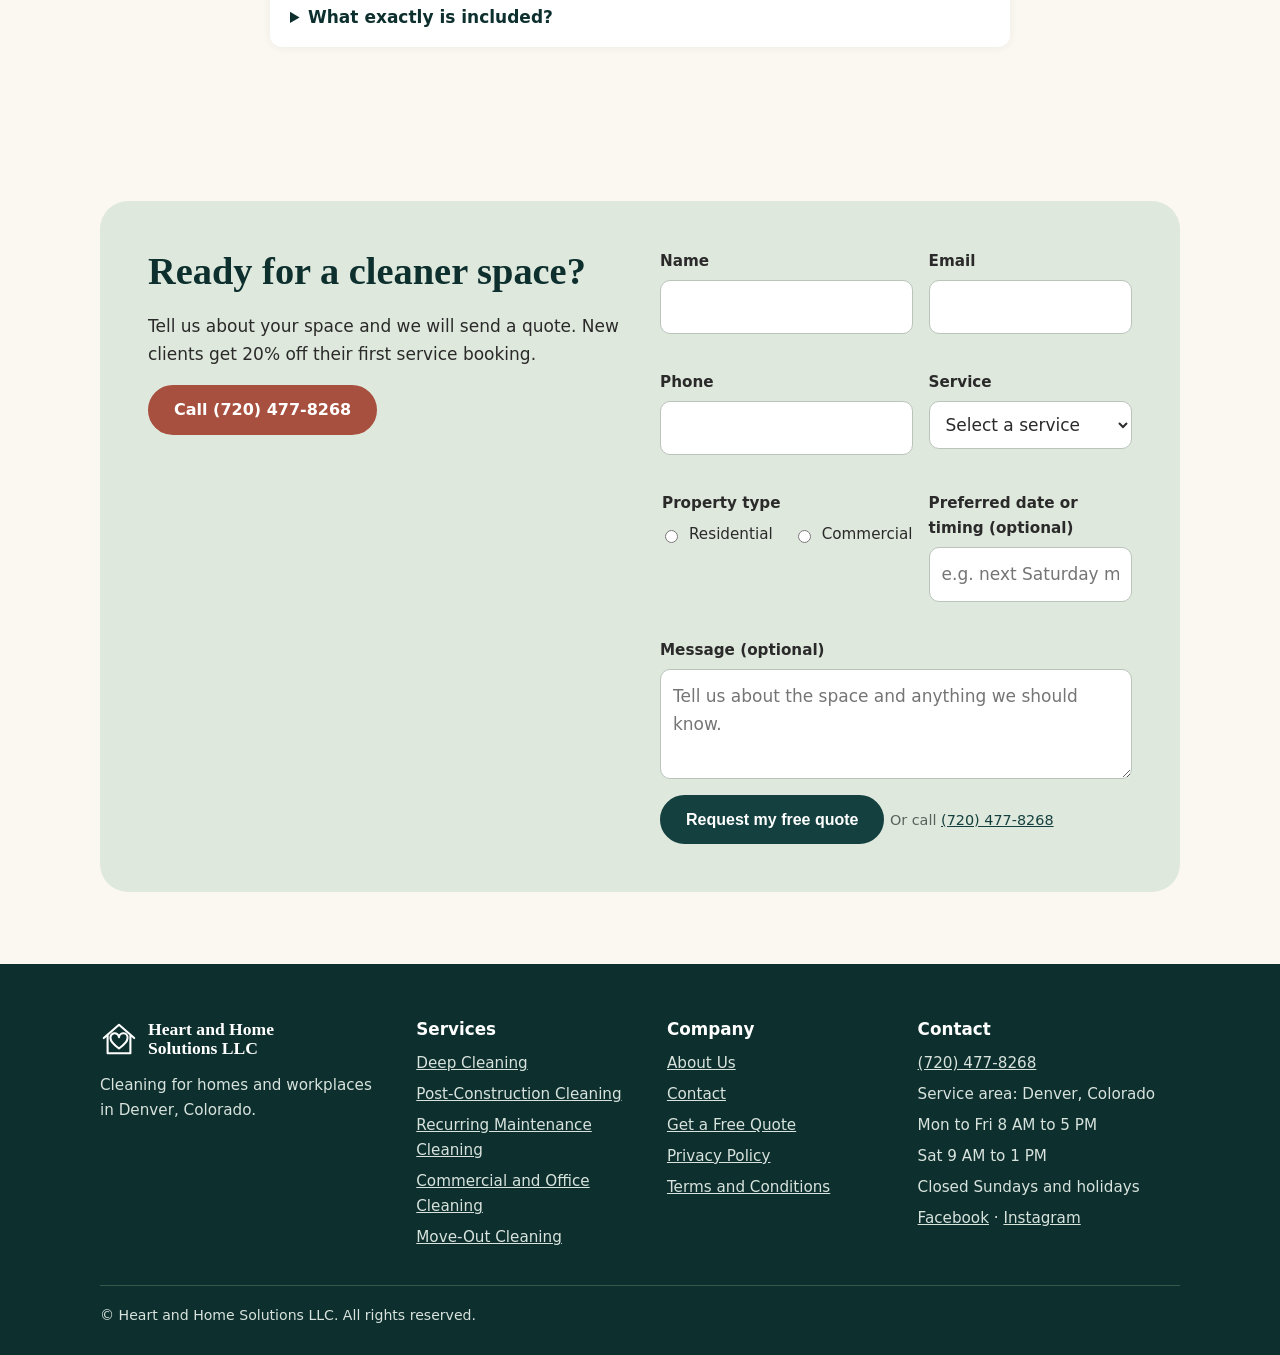
<file: services/post-construction-cleaning/index.html>
<!doctype html><html lang="en"><head><meta charset="utf-8"><meta name="viewport" content="width=device-width,initial-scale=1"><title>Post-construction cleaning in Denver | Heart and Home Solutions LLC</title><meta name="description" content="Post-construction cleaning for Denver renovations and new builds. Tell us about the project and get a free quote."><link rel="canonical" href="https://heartandhomesolutionsllc.com/services/post-construction-cleaning/">
<meta property="og:type" content="website"><meta property="og:site_name" content="Heart and Home Solutions LLC"><meta property="og:title" content="Post-construction cleaning in Denver | Heart and Home Solutions LLC"><meta property="og:description" content="Post-construction cleaning for Denver renovations and new builds. Tell us about the project and get a free quote."><meta property="og:url" content="https://heartandhomesolutionsllc.com/services/post-construction-cleaning/"><meta name="twitter:card" content="summary">
<meta name="theme-color" content="#1f4d3f"><link rel="icon" href="/favicon.svg" type="image/svg+xml"><link rel="stylesheet" href="/styles.css">
<script type="application/ld+json">{"@context": "https://schema.org", "@type": "HouseCleaning", "name": "Heart and Home Solutions LLC", "url": "https://heartandhomesolutionsllc.com/", "telephone": "+1 720-477-8268", "areaServed": {"@type": "City", "name": "Denver, Colorado"}, "sameAs": ["https://www.facebook.com/profile.php?id=100092509854651", "https://www.instagram.com/heartandhome_solutions/"], "openingHoursSpecification": [{"@type": "OpeningHoursSpecification", "dayOfWeek": ["Monday", "Tuesday", "Wednesday", "Thursday", "Friday"], "opens": "08:00", "closes": "17:00"}, {"@type": "OpeningHoursSpecification", "dayOfWeek": "Saturday", "opens": "09:00", "closes": "13:00"}]}</script></head><body><a class="skip" href="#main">Skip to content</a><header><div class="w hb"><a class="brand" href="/" aria-label="Heart and Home Solutions LLC, home"><svg width="38" height="38" viewBox="0 0 40 40" fill="none" stroke="currentColor" stroke-width="2.2" stroke-linecap="round" stroke-linejoin="round" aria-hidden="true"><path d="M4 19L20 5l16 14M8 16v19h24V16"/><path d="M20 30c-7-5-9-8-9-11a4.5 4.5 0 019-1 4.5 4.5 0 019 1c0 3-2 6-9 11z"/></svg><span>Heart and Home<br>Solutions LLC</span></a>
<button id="mb" aria-label="Menu" aria-expanded="false" aria-controls="nav"><svg width="22" height="22" viewBox="0 0 24 24" fill="none" stroke="currentColor" stroke-width="2.2" stroke-linecap="round"><path d="M3 6h18M3 12h18M3 18h18"/></svg></button>
<nav id="nav" aria-label="Main"><a href="/">Home</a><a href="/services/" aria-current=page>Services</a><a href="/about/">About Us</a><a href="/contact/">Contact</a><a class="ph" href="tel:+17204778268">(720) 477-8268</a><a class="btn" href="/contact/#quote">Get a Free Quote</a></nav></div></header><main id="main"><section class="hdr"><div class="w"><p class="crumb"><a href="/">Home</a> / <a href="/services/">Services</a> / Post-Construction Cleaning</p><h1>Post-construction cleaning in Denver</h1><p class="lead">Renovation leaves a fine layer of dust on nearly everything. This service is for the final clean after the contractors leave, so the space is ready to live in or hand over.</p><div class="cta"><a class="btn" href="/contact/?service=post-construction-cleaning#quote">Request a Quote</a><a class="btn o" href="tel:+17204778268">Call (720) 477-8268</a></div></div></section>
<section class="sec"><div class="w two"><div><h2>What we typically focus on</h2><ul class="ul"><li>Dust removal from surfaces, fixtures and trim</li><li>Cabinets, drawers and shelving</li><li>Glass, mirrors and window areas</li><li>Vents, grilles and outlets</li><li>Kitchens and bathrooms</li></ul><p style="color:var(--m);font-size:.92rem">Scope is confirmed when we discuss your quote.</p></div><div><h2>Good fit if</h2><ul class="ul"><li>Homeowners finishing a remodel</li><li>Contractors and property managers preparing a handover</li><li>Anyone moving into a newly finished space</li></ul></div></div></section>
<section class="sec alt"><div class="w two"><div><h2>Other Denver cleaning services</h2><ul class="ul"><li><a href="/services/deep-cleaning/">Deep Cleaning</a></li><li><a href="/services/recurring-cleaning/">Recurring Maintenance Cleaning</a></li><li><a href="/services/commercial-cleaning/">Commercial and Office Cleaning</a></li><li><a href="/services/move-out-cleaning/">Move-Out Cleaning</a></li></ul></div><div style="background:var(--g);color:#fff;border-radius:20px;padding:30px"><h3 style="color:#fff">20% off your first booking</h3><p>Mention the offer when you request your quote.</p><a class="btn t" href="/contact/?service=post-construction-cleaning#quote">Claim Your Discount</a></div></div></section>
<section class="sec"><div class="w" style="max-width:780px"><h2>Questions about post-construction cleaning</h2><details><summary>How do I request post-construction cleaning?</summary><p>Use the quote form on this page or call (720) 477-8268. Tell us about the space and timing and we will follow up.</p></details><details><summary>Is the first-booking discount available?</summary><p>New clients get 20% off their first service booking. Mention it when you request your quote and we will confirm the details.</p></details><details><summary>What exactly is included?</summary><p>The list above shows what we typically focus on. We confirm the scope with you when we discuss your quote.</p></details></div></section><section class="sec"><div class="w"><div class="fin"><div class="two"><div><h2>Ready for a cleaner space?</h2><p>Tell us about your space and we will send a quote. New clients get 20% off their first service booking.</p><p><a class="btn t" href="tel:+17204778268">Call (720) 477-8268</a></p></div><div id="quote"><form id="quote-form" novalidate data-endpoint="">
<div class="f"><label for="name">Name</label><input id="name" name="name" type="text" autocomplete="name" ><span class="err" id="e-name" role="alert"></span></div><div class="f"><label for="email">Email</label><input id="email" name="email" type="email" autocomplete="email" ><span class="err" id="e-email" role="alert"></span></div><div class="f"><label for="phone">Phone</label><input id="phone" name="phone" type="tel" autocomplete="tel" ><span class="err" id="e-phone" role="alert"></span></div>
<div class="f"><label for="service">Service</label><select id="service" name="service"><option value="">Select a service</option><option value="deep-cleaning">Deep Cleaning</option><option value="post-construction-cleaning">Post-Construction Cleaning</option><option value="recurring-cleaning">Recurring Maintenance Cleaning</option><option value="commercial-cleaning">Commercial and Office Cleaning</option><option value="move-out-cleaning">Move-Out Cleaning</option><option value="not-sure">Not sure yet</option></select><span class="err" id="e-service" role="alert"></span></div>
<fieldset class="f"><legend>Property type</legend><div class="rad"><label><input type="radio" name="property" value="Residential"> Residential</label><label><input type="radio" name="property" value="Commercial"> Commercial</label></div><span class="err" id="e-property" role="alert"></span></fieldset>
<div class="f"><label for="timing">Preferred date or timing (optional)</label><input id="timing" name="timing" type="text" autocomplete="off" placeholder="e.g. next Saturday morning"><span class="err" id="e-timing" role="alert"></span></div>
<div class="f full"><label for="message">Message (optional)</label><textarea id="message" name="message" rows="3" placeholder="Tell us about the space and anything we should know."></textarea></div>
<div class="full"><button class="btn" type="submit">Request my free quote</button> <span style="color:var(--m);font-size:.9rem">Or call <a href="tel:+17204778268">(720) 477-8268</a></span></div></form>
<div class="ok" id="ok" tabindex="-1"><h3>Quote request ready</h3><p id="ok-msg"></p><a class="btn" id="sms" href="#">Text this request</a> <a class="btn o" href="tel:+17204778268">Call (720) 477-8268</a></div></div></div></div></div></section></main><footer><div class="w"><div class="fg"><div><div class="brand" style="color:#fff"><svg width="38" height="38" viewBox="0 0 40 40" fill="none" stroke="currentColor" stroke-width="2.2" stroke-linecap="round" stroke-linejoin="round" aria-hidden="true"><path d="M4 19L20 5l16 14M8 16v19h24V16"/><path d="M20 30c-7-5-9-8-9-11a4.5 4.5 0 019-1 4.5 4.5 0 019 1c0 3-2 6-9 11z"/></svg><span>Heart and Home<br>Solutions LLC</span></div><p style="margin-top:14px">Cleaning for homes and workplaces in Denver, Colorado.</p></div>
<div><h2>Services</h2><ul><li><a href="/services/deep-cleaning/">Deep Cleaning</a></li><li><a href="/services/post-construction-cleaning/">Post-Construction Cleaning</a></li><li><a href="/services/recurring-cleaning/">Recurring Maintenance Cleaning</a></li><li><a href="/services/commercial-cleaning/">Commercial and Office Cleaning</a></li><li><a href="/services/move-out-cleaning/">Move-Out Cleaning</a></li></ul></div><div><h2>Company</h2><ul><li><a href="/about/">About Us</a></li><li><a href="/contact/">Contact</a></li><li><a href="/contact/#quote">Get a Free Quote</a></li><li><a href="https://heartandhomesolutionsllc.com/policy-privacy">Privacy Policy</a></li><li><a href="https://heartandhomesolutionsllc.com/terms-conditions">Terms and Conditions</a></li></ul></div>
<div><h2>Contact</h2><ul><li><a href="tel:+17204778268">(720) 477-8268</a></li><li>Service area: Denver, Colorado</li><li>Mon to Fri 8 AM to 5 PM</li><li>Sat 9 AM to 1 PM</li><li>Closed Sundays and holidays</li><li><a href="https://www.facebook.com/profile.php?id=100092509854651" rel="noopener">Facebook</a> · <a href="https://www.instagram.com/heartandhome_solutions/" rel="noopener">Instagram</a></li></ul></div></div>
<div class="sm">© Heart and Home Solutions LLC. All rights reserved.</div></div></footer><script src="/site.js"></script></body></html>
</file>
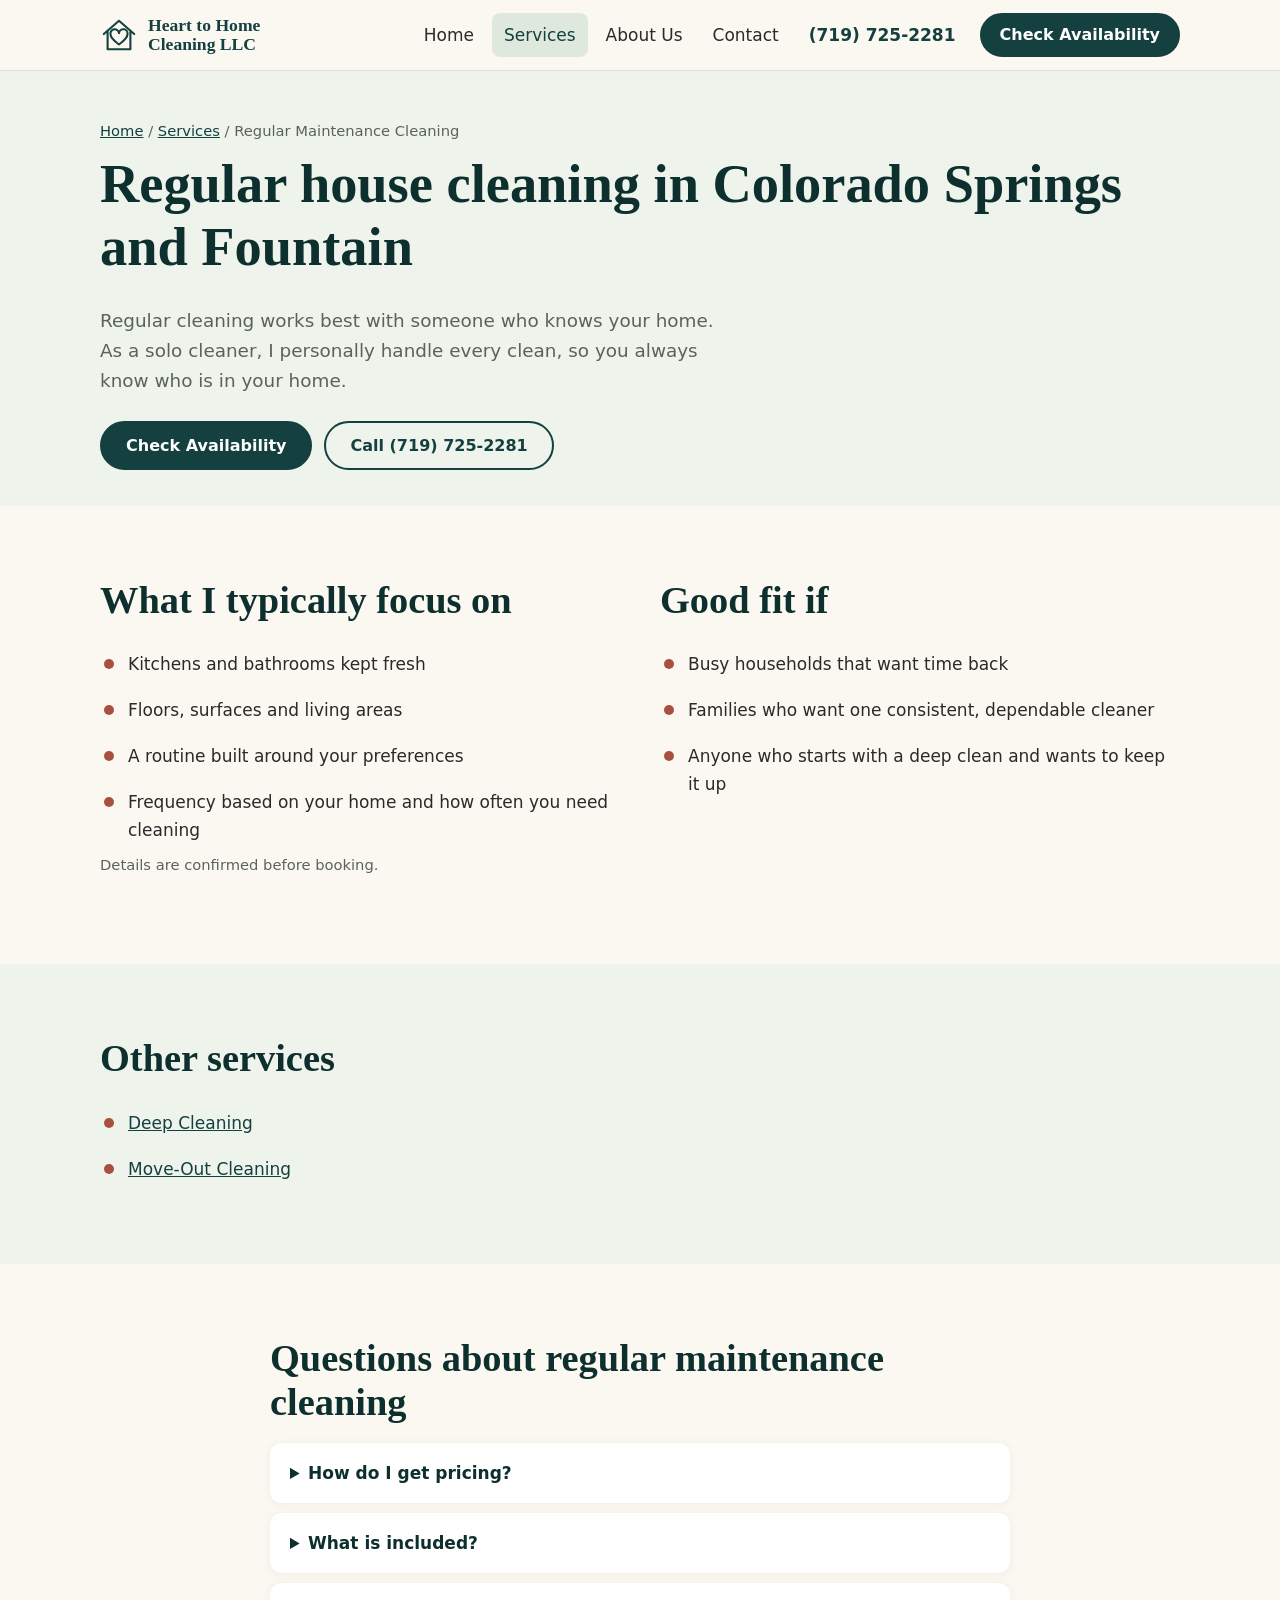
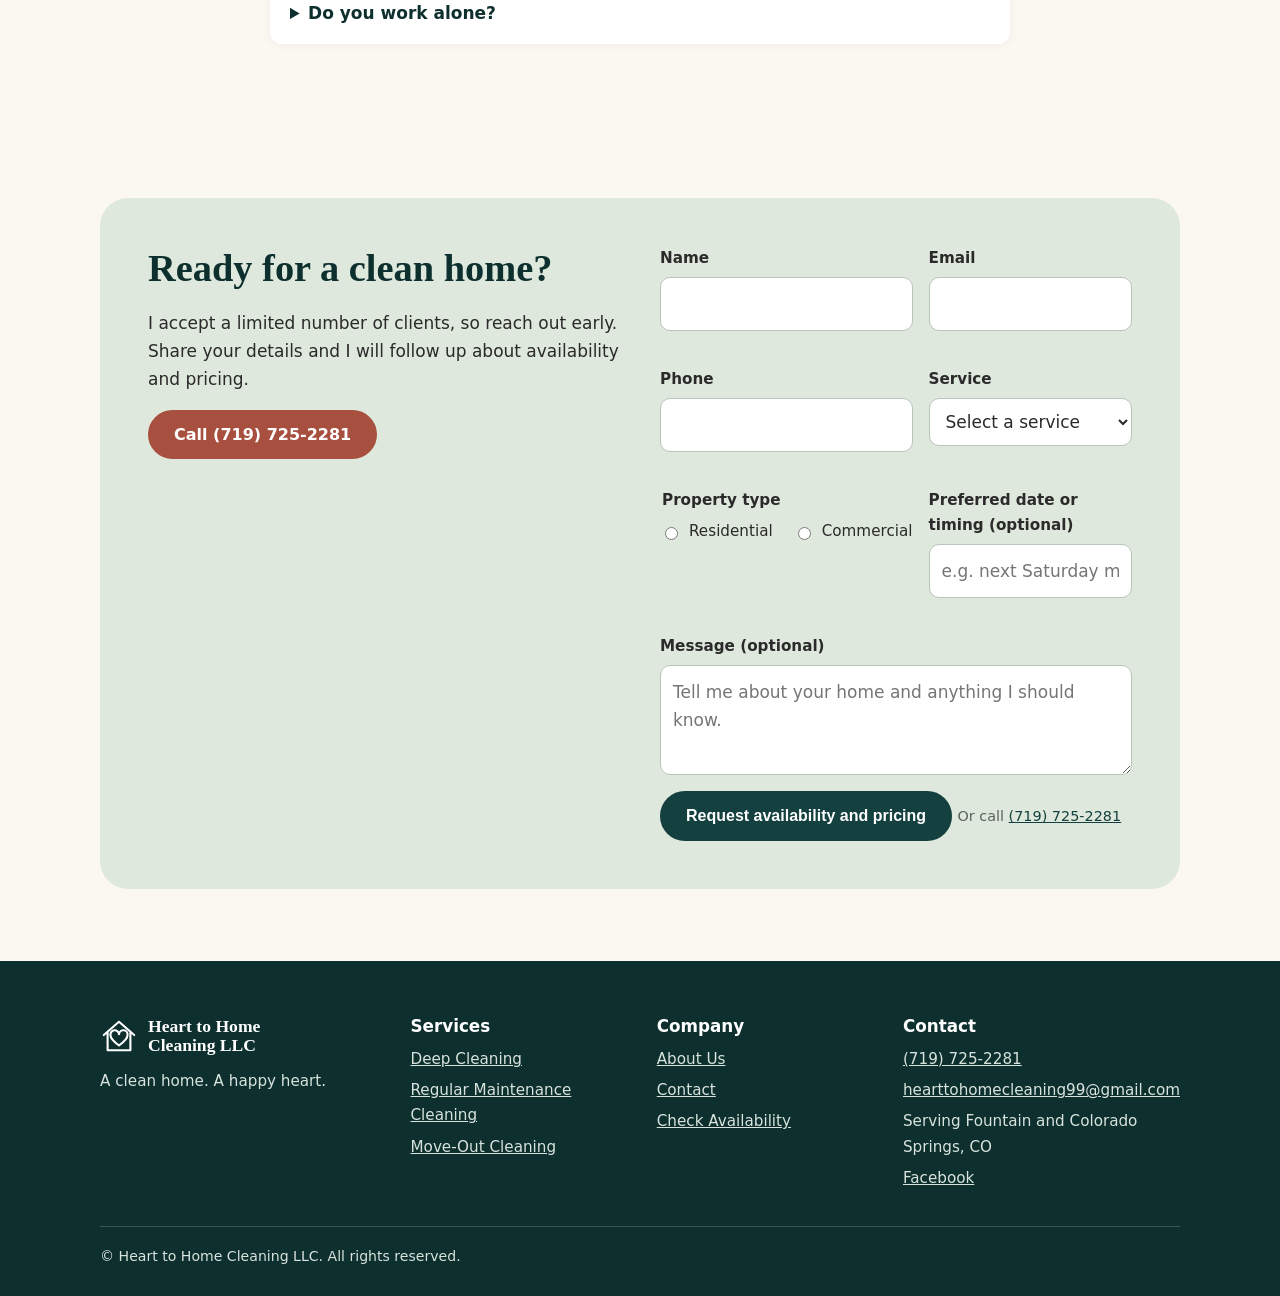
<file: services/recurring-cleaning/index.html>
<!doctype html><html lang="en"><head><meta charset="utf-8"><meta name="viewport" content="width=device-width,initial-scale=1"><title>Regular house cleaning in Colorado Springs and Fountain, CO | Heart to Home Cleaning</title><meta name="description" content="Recurring maintenance cleaning for Colorado Springs and Fountain homes. One cleaner handles every visit. Message for availability and pricing."><link rel="canonical" href="https://YOURDOMAIN.com/services/recurring-cleaning/">
<meta property="og:type" content="website"><meta property="og:site_name" content="Heart to Home Cleaning LLC"><meta property="og:title" content="Regular house cleaning in Colorado Springs and Fountain, CO | Heart to Home Cleaning"><meta property="og:description" content="Recurring maintenance cleaning for Colorado Springs and Fountain homes. One cleaner handles every visit. Message for availability and pricing."><meta property="og:url" content="https://YOURDOMAIN.com/services/recurring-cleaning/"><meta property="og:image" content="https://YOURDOMAIN.com/images/heart-to-home-logo.jpg"><meta name="twitter:card" content="summary">
<meta name="theme-color" content="#14403f"><link rel="icon" href="/favicon.svg" type="image/svg+xml"><link rel="stylesheet" href="/styles.css"><script type="application/ld+json">{"@context": "https://schema.org", "@type": "HouseCleaning", "name": "Heart to Home Cleaning LLC", "url": "https://YOURDOMAIN.com/", "telephone": "+1 719-725-2281", "email": "hearttohomecleaning99@gmail.com", "areaServed": [{"@type": "City", "name": "Colorado Springs, CO"}, {"@type": "City", "name": "Fountain, CO"}], "sameAs": ["https://www.facebook.com/profile.php?id=61593147933309"]}</script></head><body><a class="skip" href="#main">Skip to content</a><header><div class="w hb"><a class="brand" href="/" aria-label="Heart to Home Cleaning LLC, home"><svg width="38" height="38" viewBox="0 0 40 40" fill="none" stroke="currentColor" stroke-width="2.2" stroke-linecap="round" stroke-linejoin="round" aria-hidden="true"><path d="M4 19L20 5l16 14M8 16v19h24V16"/><path d="M20 30c-7-5-9-8-9-11a4.5 4.5 0 019-1 4.5 4.5 0 019 1c0 3-2 6-9 11z"/></svg><span>Heart to Home<br>Cleaning LLC</span></a>
<button id="mb" aria-label="Menu" aria-expanded="false" aria-controls="nav"><svg width="22" height="22" viewBox="0 0 24 24" fill="none" stroke="currentColor" stroke-width="2.2" stroke-linecap="round"><path d="M3 6h18M3 12h18M3 18h18"/></svg></button>
<nav id="nav" aria-label="Main"><a href="/">Home</a><a href="/services/" aria-current=page>Services</a><a href="/about/">About Us</a><a href="/contact/">Contact</a><a class="ph" href="tel:+17197252281">(719) 725-2281</a><a class="btn" href="/contact/#quote">Check Availability</a></nav></div></header><main id="main"><section class="hdr"><div class="w"><p class="crumb"><a href="/">Home</a> / <a href="/services/">Services</a> / Regular Maintenance Cleaning</p><h1>Regular house cleaning in Colorado Springs and Fountain</h1><p class="lead">Regular cleaning works best with someone who knows your home. As a solo cleaner, I personally handle every clean, so you always know who is in your home.</p><div class="cta"><a class="btn" href="/contact/?service=recurring-cleaning#quote">Check Availability</a><a class="btn o" href="tel:+17197252281">Call (719) 725-2281</a></div></div></section>
<section class="sec"><div class="w two"><div><h2>What I typically focus on</h2><ul class="ul"><li>Kitchens and bathrooms kept fresh</li><li>Floors, surfaces and living areas</li><li>A routine built around your preferences</li><li>Frequency based on your home and how often you need cleaning</li></ul><p style="color:var(--m);font-size:.92rem">Details are confirmed before booking.</p></div><div><h2>Good fit if</h2><ul class="ul"><li>Busy households that want time back</li><li>Families who want one consistent, dependable cleaner</li><li>Anyone who starts with a deep clean and wants to keep it up</li></ul></div></div></section>
<section class="sec alt"><div class="w"><h2>Other services</h2><ul class="ul"><li><a href="/services/deep-cleaning/">Deep Cleaning</a></li><li><a href="/services/move-out-cleaning/">Move-Out Cleaning</a></li></ul></div></section>
<section class="sec"><div class="w" style="max-width:780px"><h2>Questions about regular maintenance cleaning</h2><details><summary>How do I get pricing?</summary><p>Message me through the form, call (719) 725-2281 or email hearttohomecleaning99@gmail.com. I will follow up about availability and pricing.</p></details><details><summary>What is included?</summary><p>The list above shows what I typically focus on. I confirm the details with you before we book.</p></details><details><summary>Do you work alone?</summary><p>Yes. I am a solo cleaner and personally handle every clean.</p></details></div></section><section class="sec"><div class="w"><div class="fin"><div class="two"><div><h2>Ready for a clean home?</h2><p>I accept a limited number of clients, so reach out early. Share your details and I will follow up about availability and pricing.</p><p><a class="btn t" href="tel:+17197252281">Call (719) 725-2281</a></p></div><div id="quote"><form id="quote-form" novalidate data-endpoint="">
<div class="f"><label for="name">Name</label><input id="name" name="name" type="text" autocomplete="name" ><span class="err" id="e-name" role="alert"></span></div><div class="f"><label for="email">Email</label><input id="email" name="email" type="email" autocomplete="email" ><span class="err" id="e-email" role="alert"></span></div><div class="f"><label for="phone">Phone</label><input id="phone" name="phone" type="tel" autocomplete="tel" ><span class="err" id="e-phone" role="alert"></span></div>
<div class="f"><label for="service">Service</label><select id="service" name="service"><option value="">Select a service</option><option value="deep-cleaning">Deep Cleaning</option><option value="recurring-cleaning">Regular Maintenance Cleaning</option><option value="move-out-cleaning">Move-Out Cleaning</option><option value="not-sure">Not sure yet</option></select><span class="err" id="e-service" role="alert"></span></div>
<fieldset class="f"><legend>Property type</legend><div class="rad"><label><input type="radio" name="property" value="Residential"> Residential</label><label><input type="radio" name="property" value="Commercial"> Commercial</label></div><span class="err" id="e-property" role="alert"></span></fieldset>
<div class="f"><label for="timing">Preferred date or timing (optional)</label><input id="timing" name="timing" type="text" autocomplete="off" placeholder="e.g. next Saturday morning"><span class="err" id="e-timing" role="alert"></span></div>
<div class="f full"><label for="message">Message (optional)</label><textarea id="message" name="message" rows="3" placeholder="Tell me about your home and anything I should know."></textarea></div>
<div class="full"><button class="btn" type="submit">Request availability and pricing</button> <span style="color:var(--m);font-size:.9rem">Or call <a href="tel:+17197252281">(719) 725-2281</a></span></div></form>
<div class="ok" id="ok" tabindex="-1"><h3>Quote request ready</h3><p id="ok-msg"></p><a class="btn" id="sms" href="#">Email this request</a> <a class="btn o" href="tel:+17197252281">Call (719) 725-2281</a></div></div></div></div></div></section></main><footer><div class="w"><div class="fg"><div><div class="brand" style="color:#fff"><svg width="38" height="38" viewBox="0 0 40 40" fill="none" stroke="currentColor" stroke-width="2.2" stroke-linecap="round" stroke-linejoin="round" aria-hidden="true"><path d="M4 19L20 5l16 14M8 16v19h24V16"/><path d="M20 30c-7-5-9-8-9-11a4.5 4.5 0 019-1 4.5 4.5 0 019 1c0 3-2 6-9 11z"/></svg><span>Heart to Home<br>Cleaning LLC</span></div><p style="margin-top:14px">A clean home. A happy heart.</p></div>
<div><h2>Services</h2><ul><li><a href="/services/deep-cleaning/">Deep Cleaning</a></li><li><a href="/services/recurring-cleaning/">Regular Maintenance Cleaning</a></li><li><a href="/services/move-out-cleaning/">Move-Out Cleaning</a></li></ul></div><div><h2>Company</h2><ul><li><a href="/about/">About Us</a></li><li><a href="/contact/">Contact</a></li><li><a href="/contact/#quote">Check Availability</a></li></ul></div>
<div><h2>Contact</h2><ul><li><a href="tel:+17197252281">(719) 725-2281</a></li><li><a href="mailto:hearttohomecleaning99@gmail.com">hearttohomecleaning99@gmail.com</a></li><li>Serving Fountain and Colorado Springs, CO</li><li><a href="https://www.facebook.com/profile.php?id=61593147933309" rel="noopener">Facebook</a></li></ul></div></div>
<div class="sm">© Heart to Home Cleaning LLC. All rights reserved.</div></div></footer><script src="/site.js"></script></body></html>
</file>
<file: styles.css>
*{box-sizing:border-box}html{scroll-behavior:smooth;scroll-padding-top:84px}
:root{--g:#14403f;--gd:#0d2f2e;--iv:#fbf8f2;--sg:#dfe8dc;--sgl:#eef3ec;--t:#a8503f;--c:#2a2a2a;--m:#5b625e;--r:14px}
body{margin:0;background:var(--iv);color:var(--c);font:17px/1.65 system-ui,-apple-system,"Segoe UI",Roboto,sans-serif;overflow-x:hidden}
h1,h2,h3{font-family:Georgia,"Iowan Old Style",serif;color:var(--gd);line-height:1.15;margin:0 0 .5em;font-weight:600}
h1{font-size:clamp(2.1rem,5vw,3.4rem)}h2{font-size:clamp(1.7rem,3.4vw,2.4rem)}h3{font-size:1.25rem}
a{color:var(--g)}img,svg{max-width:100%}p{margin:0 0 1em}
.w{max-width:1120px;margin:0 auto;padding:0 20px}.sec{padding:72px 0}.alt{background:var(--sgl)}
.btn{display:inline-block;padding:13px 24px;border-radius:999px;background:var(--g);color:#fff;text-decoration:none;font-weight:600;border:2px solid var(--g);cursor:pointer;font-size:1rem;line-height:1.2}
.btn:hover{background:var(--gd)}.btn.o{background:transparent;color:var(--g)}.btn.o:hover{background:var(--sg)}.btn.t{background:var(--t);border-color:var(--t)}.btn.t:hover{background:#8a4033}
:focus-visible{outline:3px solid var(--t);outline-offset:3px}
.skip{position:absolute;left:-999px}.skip:focus{left:10px;top:10px;background:#fff;padding:8px;z-index:99}
header{position:sticky;top:0;z-index:50;background:rgba(251,248,242,.96);border-bottom:1px solid #e4e0d6;backdrop-filter:blur(6px)}
.hb{display:flex;align-items:center;gap:20px;min-height:70px}
.brand{display:flex;align-items:center;gap:10px;text-decoration:none;color:var(--g);font-family:Georgia,serif;font-weight:600;font-size:1.1rem;line-height:1.1}
nav{margin-left:auto;display:flex;gap:6px;align-items:center}nav a{padding:8px 12px;text-decoration:none;color:var(--c);border-radius:8px;font-weight:500}
nav a:hover,nav a[aria-current]{color:var(--g);background:var(--sg)}nav .btn{color:#fff;margin-left:6px;padding:10px 18px}nav .btn:hover{background:var(--gd)}
.ph{font-weight:600;text-decoration:none;color:var(--g);white-space:nowrap}
#mb{display:none;margin-left:auto;background:none;border:2px solid var(--g);border-radius:10px;padding:8px 10px;color:var(--g);cursor:pointer}
.hero{padding:56px 0 64px}.hg{display:grid;grid-template-columns:1.1fr .9fr;gap:48px;align-items:center}
.lead{font-size:1.15rem;color:var(--m);max-width:34em}.cta{display:flex;gap:12px;flex-wrap:wrap;margin-top:24px}
.panel{background:var(--sg);border-radius:28px;padding:36px;color:var(--g);position:relative;min-height:380px;display:flex;flex-direction:column;justify-content:center;align-items:center;text-align:center}
.panel svg{width:150px;height:150px}.panel p{font-family:Georgia,serif;font-size:1.5rem;color:var(--gd);margin:14px 0 0;line-height:1.25}
.chip{position:absolute;left:20px;bottom:20px;background:#fff;border-radius:12px;padding:10px 14px;box-shadow:0 6px 18px rgba(20,52,40,.12);font-size:.95rem;text-align:left;line-height:1.3}.chip b{color:var(--t)}
.trust{background:var(--g);color:#fff}.trust ul{list-style:none;margin:0;padding:18px 0;display:flex;flex-wrap:wrap;gap:10px 34px;justify-content:center;font-weight:500}
.cards{display:grid;grid-template-columns:repeat(auto-fit,minmax(240px,1fr));gap:22px}
.card{background:#fff;border-radius:var(--r);overflow:hidden;box-shadow:0 2px 14px rgba(20,52,40,.08);display:flex;flex-direction:column}
.card .top{height:110px;display:flex;align-items:center;justify-content:center;color:var(--g);background:var(--sg)}
.card:nth-child(2) .top{background:#f1ddd2;color:#8a3f26}.card:nth-child(4) .top{background:#cfe0d8}.card:nth-child(5) .top{background:#efe7d3;color:#5c4a1a}
.card .top svg{width:44px;height:44px}.cb{padding:20px;display:flex;flex-direction:column;flex:1}.cb p{color:var(--m);flex:1}.cb a.l{font-weight:600}
.promo{background:var(--g);color:#fff;border-radius:28px;padding:48px;display:grid;grid-template-columns:1.4fr 1fr;gap:28px;align-items:center}
.promo h2{color:#fff}.promo p{color:#e3ece7}.big{font-family:Georgia,serif;font-size:5rem;line-height:1;color:#fff}
.two{display:grid;grid-template-columns:1fr 1fr;gap:40px;align-items:start}
.ul{list-style:none;padding:0;margin:0}.ul li{padding:9px 0 9px 28px;position:relative}.ul li:before{content:"";position:absolute;left:4px;top:18px;width:10px;height:10px;border-radius:50%;background:var(--t)}
.steps{counter-reset:s;display:grid;grid-template-columns:repeat(auto-fit,minmax(230px,1fr));gap:22px;list-style:none;padding:0}
.steps li{counter-increment:s;background:#fff;border-radius:var(--r);padding:26px;position:relative}
.steps li:before{content:counter(s);display:flex;align-items:center;justify-content:center;width:38px;height:38px;border-radius:50%;background:var(--g);color:#fff;font-weight:700;margin-bottom:12px}
.rv{display:grid;grid-template-columns:repeat(auto-fit,minmax(250px,1fr));gap:20px}
blockquote{margin:0;background:#fff;border-radius:var(--r);padding:24px;border-left:4px solid var(--t);box-shadow:0 2px 14px rgba(20,52,40,.06)}
blockquote p{margin:0 0 12px}cite{font-style:normal;font-weight:600;color:var(--g)}
.rate{font-size:1.1rem;margin-bottom:22px}.rate b{color:var(--t);font-size:1.6rem}
details{background:#fff;border-radius:12px;margin-bottom:10px;padding:0 20px;box-shadow:0 1px 8px rgba(20,52,40,.06)}
summary{cursor:pointer;padding:16px 0;font-weight:600;color:var(--gd)}details p{color:var(--m)}
.fin{background:var(--sg);border-radius:28px;padding:48px}
form{display:grid;gap:16px;grid-template-columns:1fr 1fr}.f{display:flex;flex-direction:column;gap:6px}.full{grid-column:1/-1}
label,legend{font-weight:600;font-size:.95rem}input,select,textarea{font:inherit;padding:12px;border:1.5px solid #b9c4bb;border-radius:10px;background:#fff;color:var(--c);width:100%}
input[aria-invalid=true],select[aria-invalid=true]{border-color:#b3261e}.err{color:#b3261e;font-size:.88rem;min-height:1em}
fieldset{border:0;padding:0;margin:0}.rad{display:flex;gap:20px;padding-top:6px}.rad label{font-weight:400;display:flex;gap:8px;align-items:center}.rad input{width:auto}
.ok{display:none;background:#fff;border-radius:var(--r);padding:28px;border:2px solid var(--g)}.ok.show{display:block}
.crumb{font-size:.92rem;color:var(--m);margin-bottom:10px}.hdr{padding:48px 0 36px;background:var(--sgl)}
footer{background:var(--gd);color:#d8e3dd;padding:56px 0 28px;font-size:.95rem}footer h2{font-size:1.05rem;color:#fff;font-family:system-ui,sans-serif}
footer a{color:#d8e3dd}.fg{display:grid;grid-template-columns:1.3fr 1fr 1fr 1.2fr;gap:32px}footer ul{list-style:none;padding:0;margin:0}footer li{padding:3px 0}
.sm{border-top:1px solid #34584a;margin-top:32px;padding-top:18px;font-size:.88rem}
@media(max-width:860px){#mb{display:block}.ph{display:none}nav{display:none;position:absolute;left:0;right:0;top:100%;background:var(--iv);flex-direction:column;align-items:stretch;padding:12px 20px 20px;border-bottom:1px solid #e4e0d6}
nav.open{display:flex}nav .btn{margin:8px 0 0;text-align:center}.hg,.promo,.two,.fg{grid-template-columns:1fr}.panel{min-height:280px}.sec{padding:52px 0}.promo,.fin{padding:30px 22px}form{grid-template-columns:1fr}.big{font-size:3.6rem}}
@media(prefers-reduced-motion:reduce){html{scroll-behavior:auto}}.portrait{display:block;width:100%;max-width:460px;height:auto;border-radius:50%;margin:0 auto;box-shadow:0 10px 30px rgba(13,47,46,.18)}
.ph2{width:100%;height:auto;border-radius:20px;box-shadow:0 6px 24px rgba(13,47,46,.14);display:block}.card .top svg{width:44px;height:44px}
@media(max-width:860px){.portrait{max-width:300px}}
</file>
